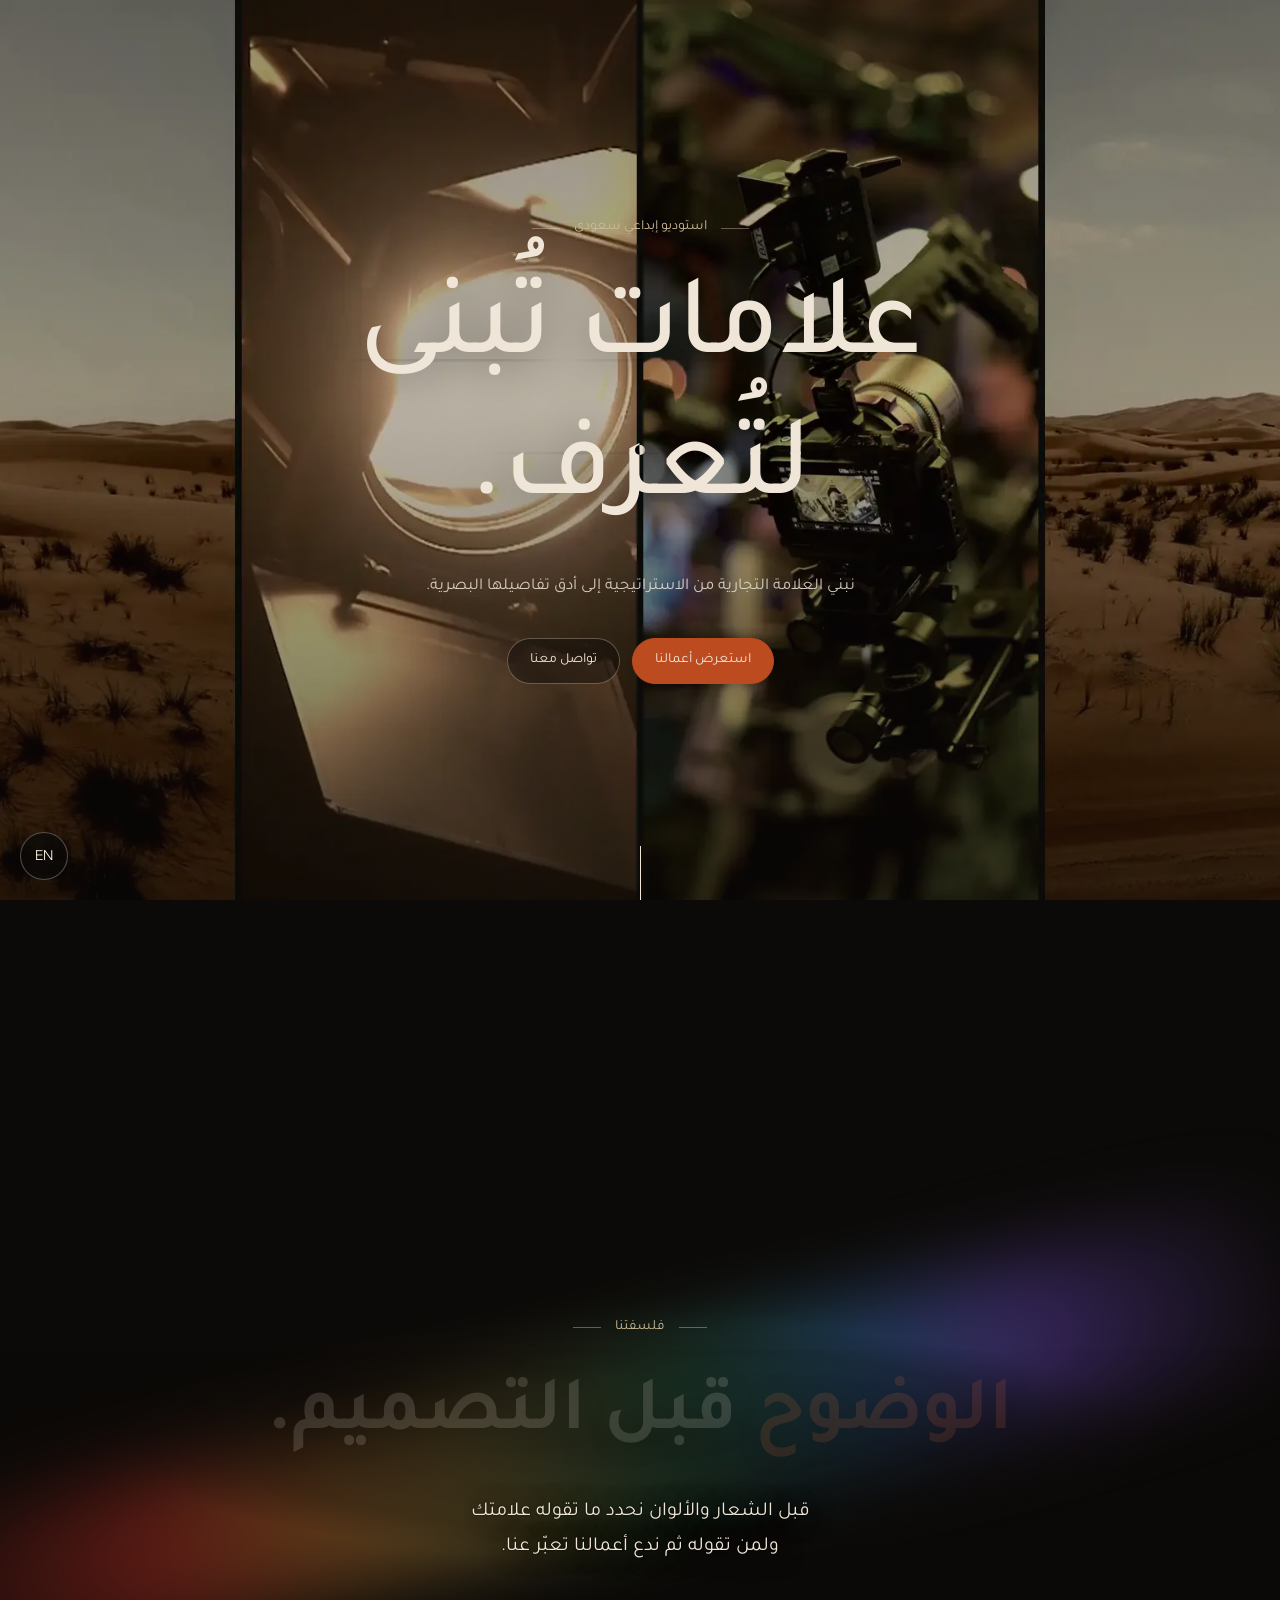
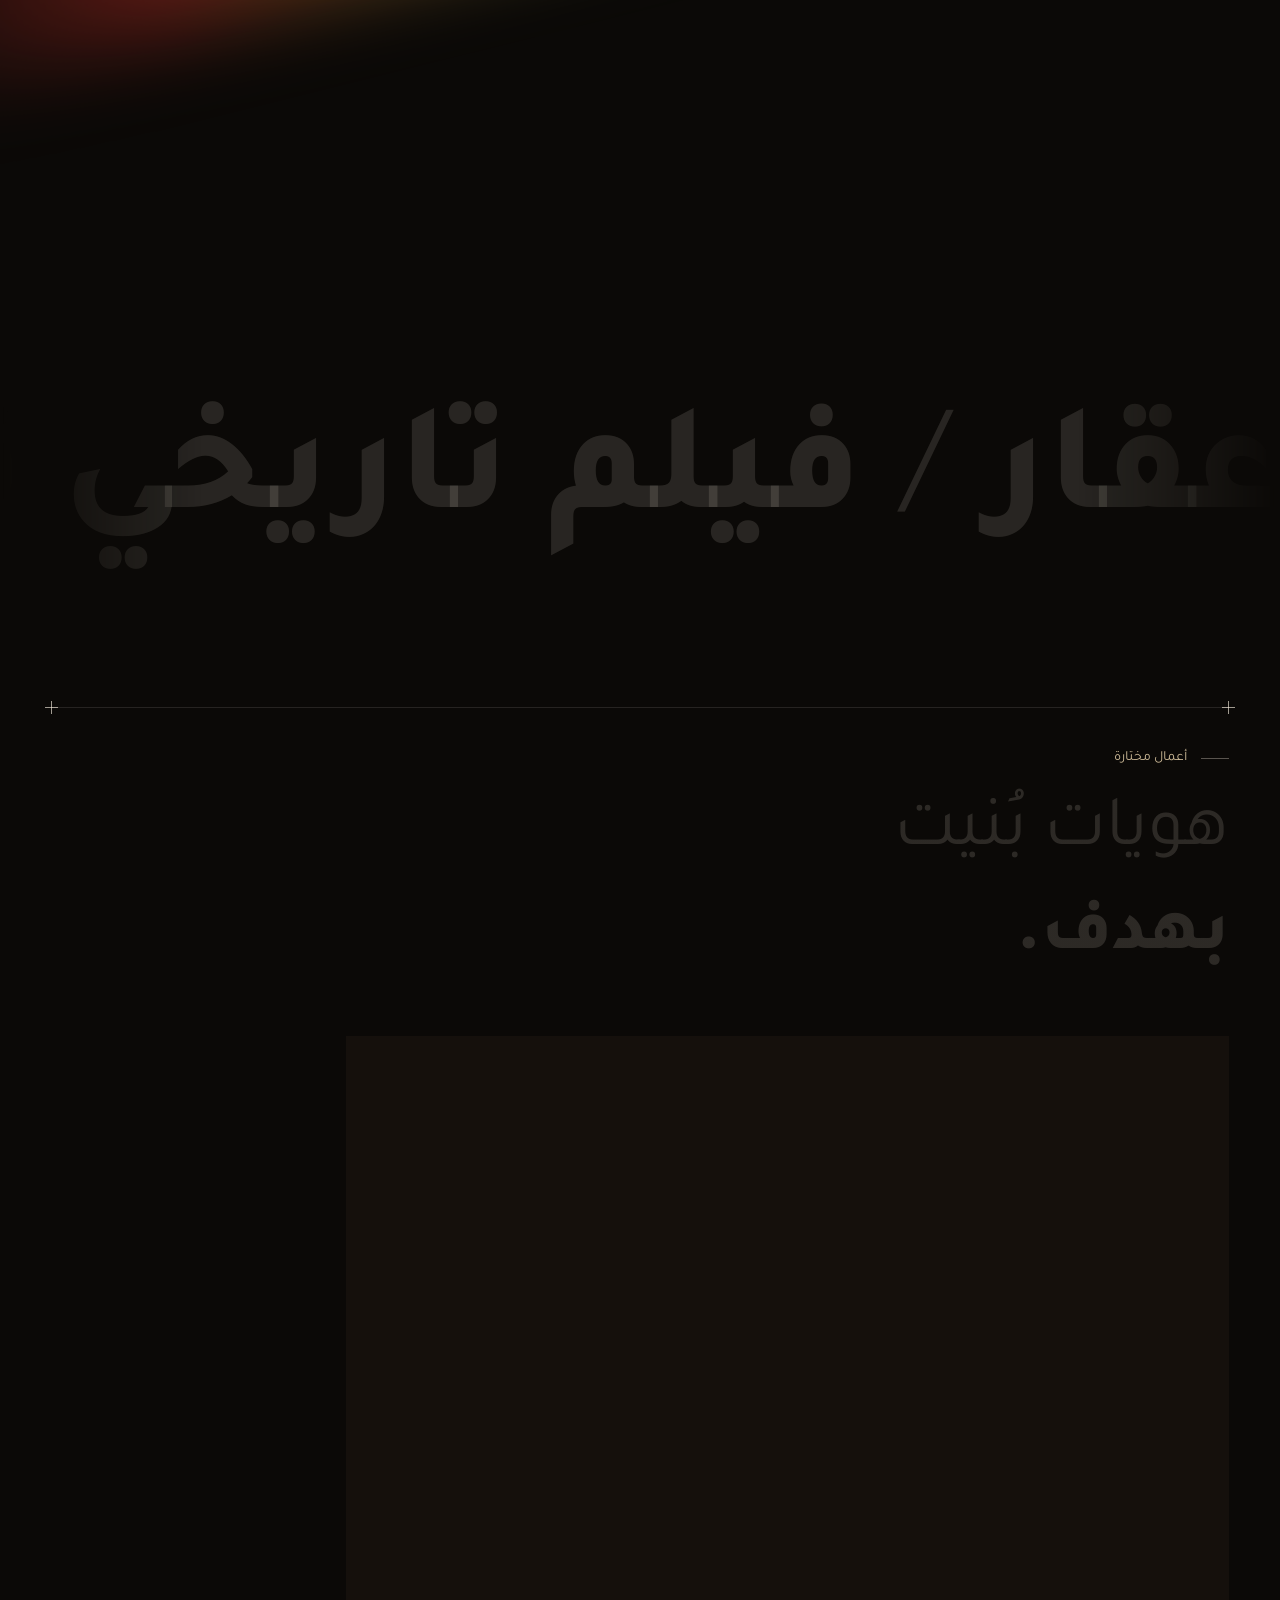
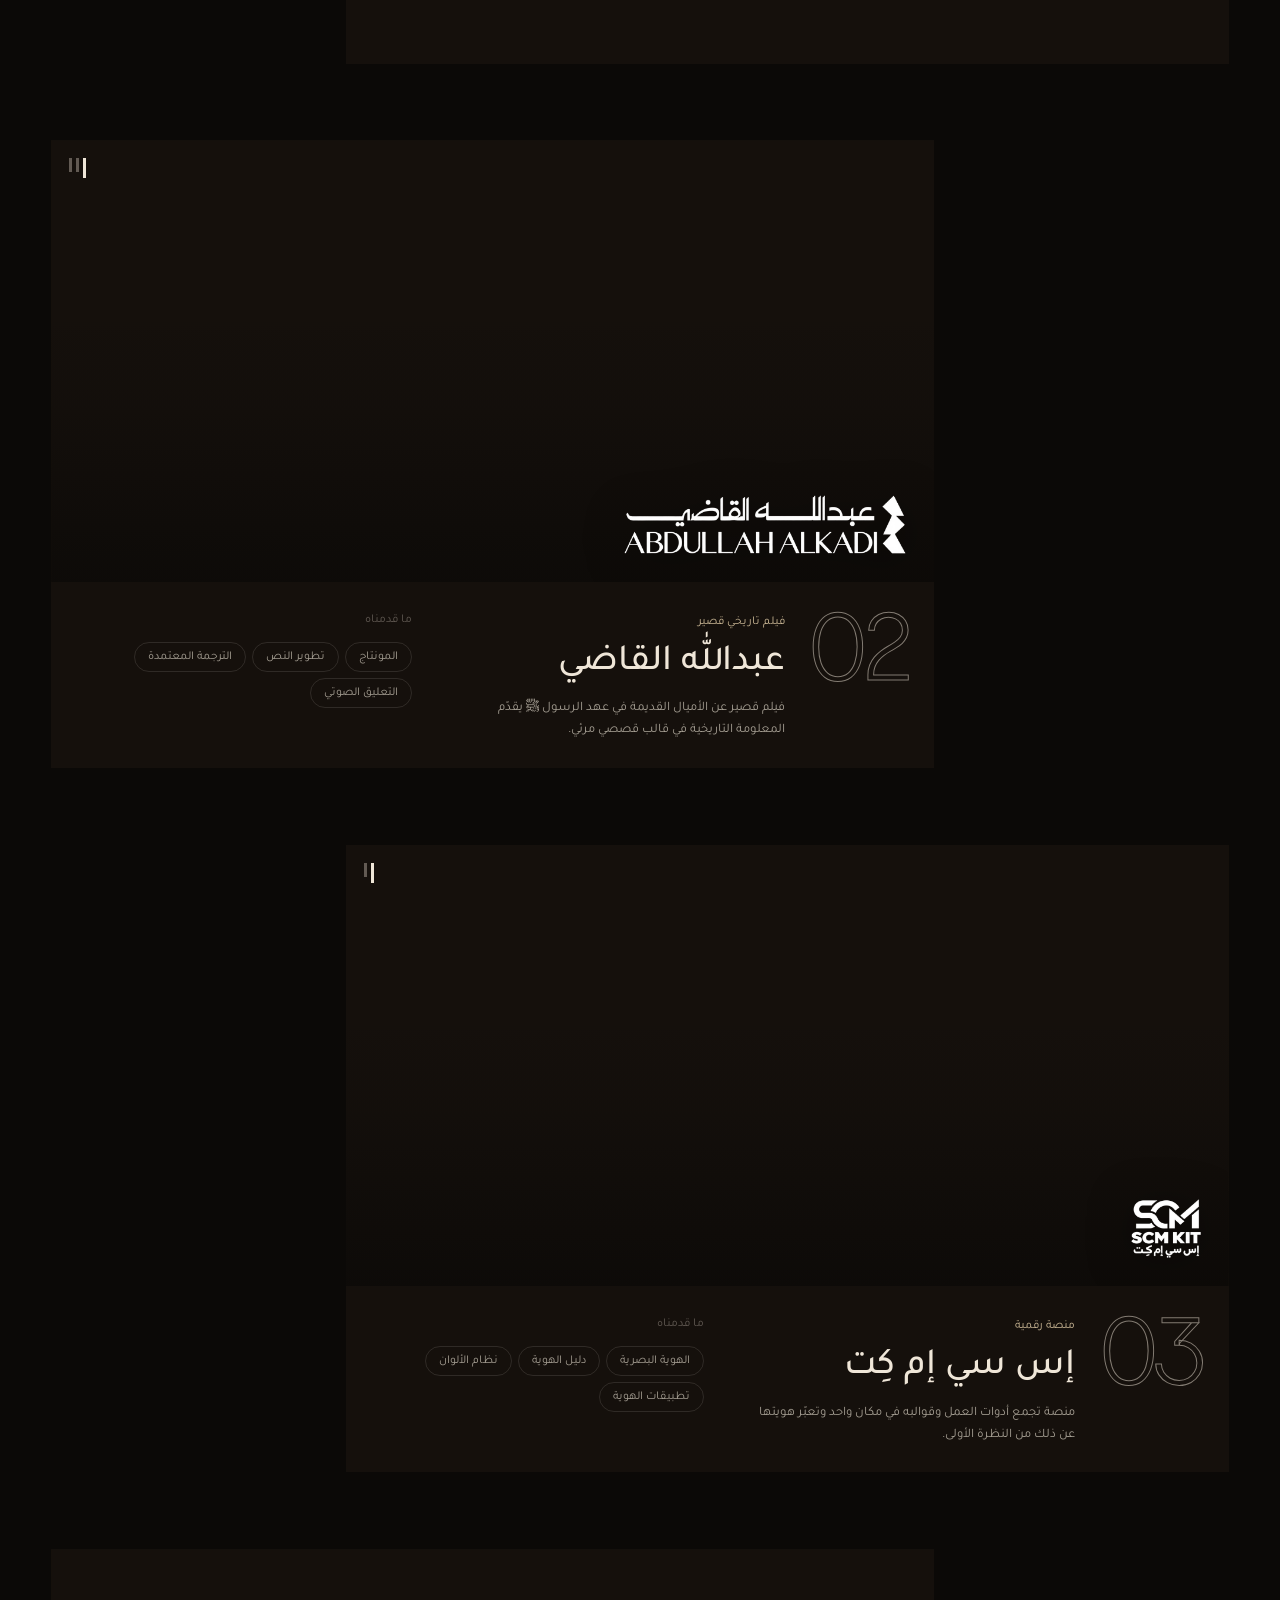
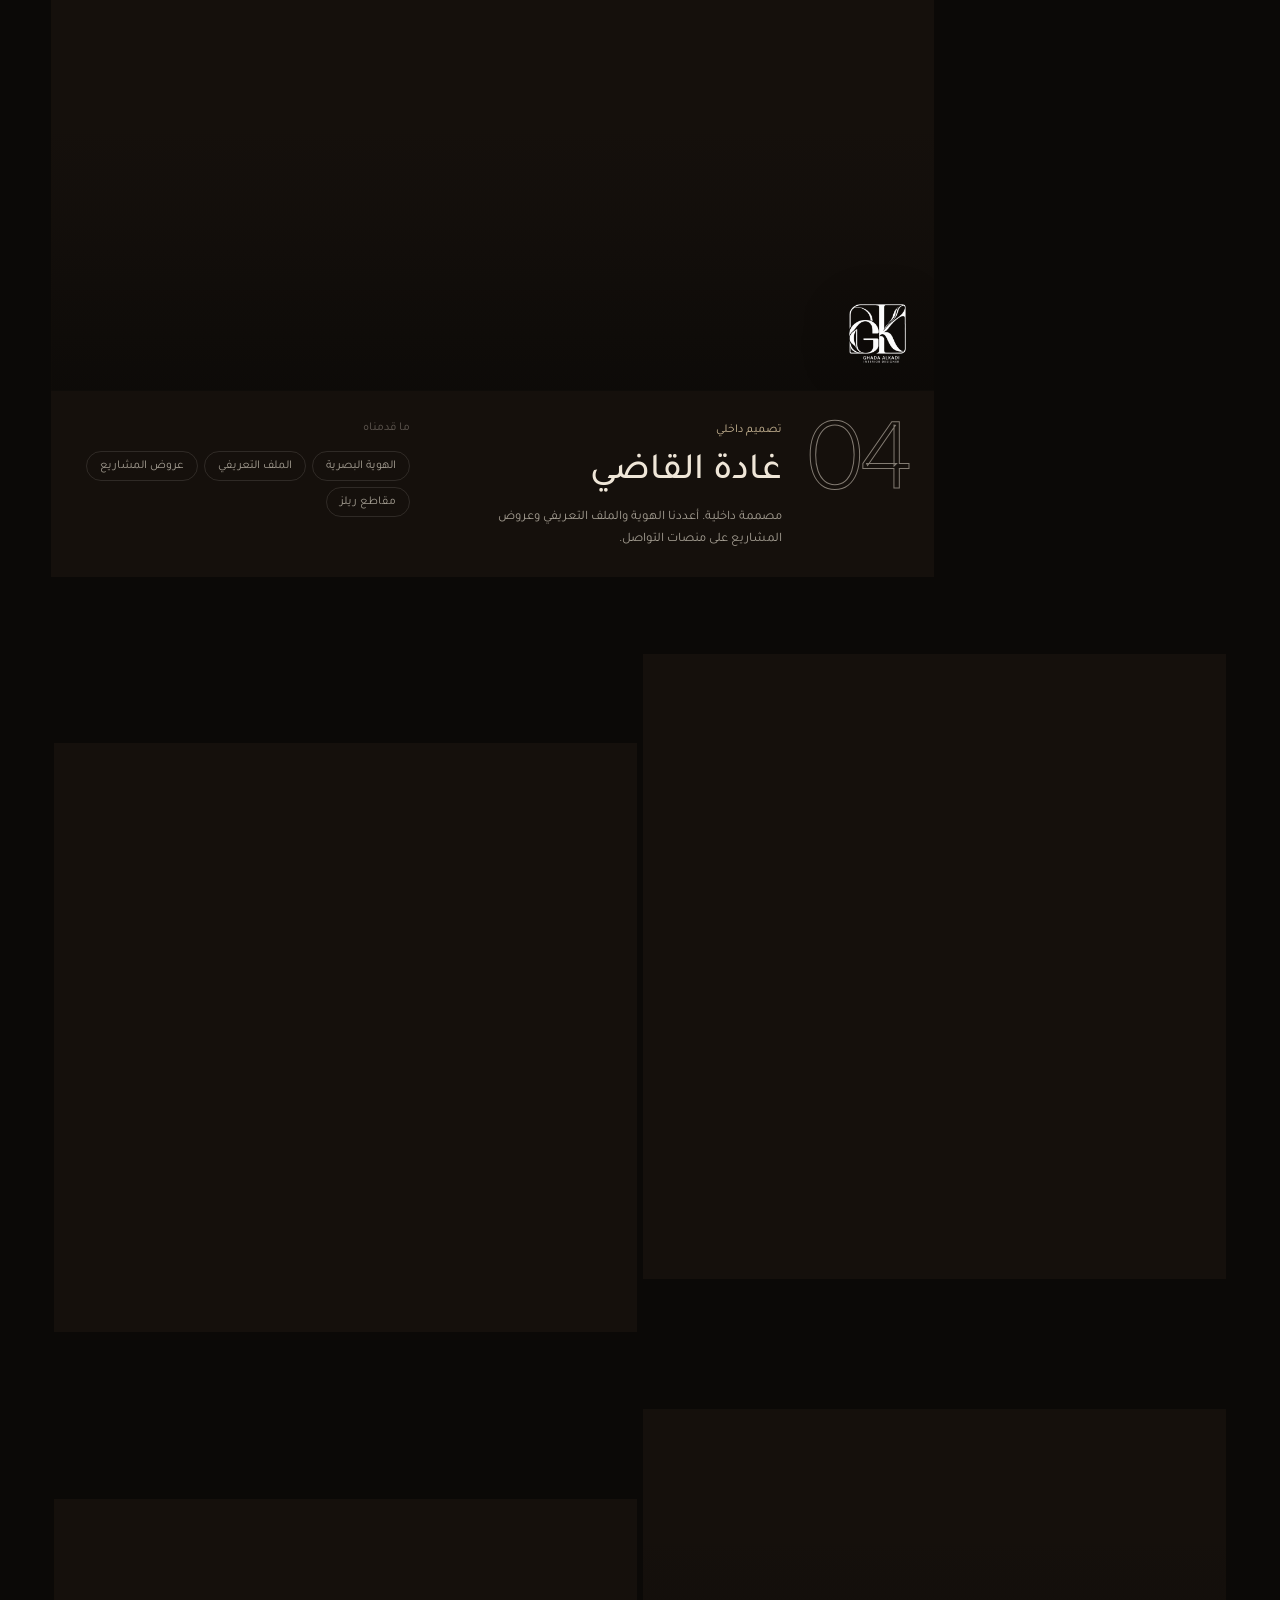
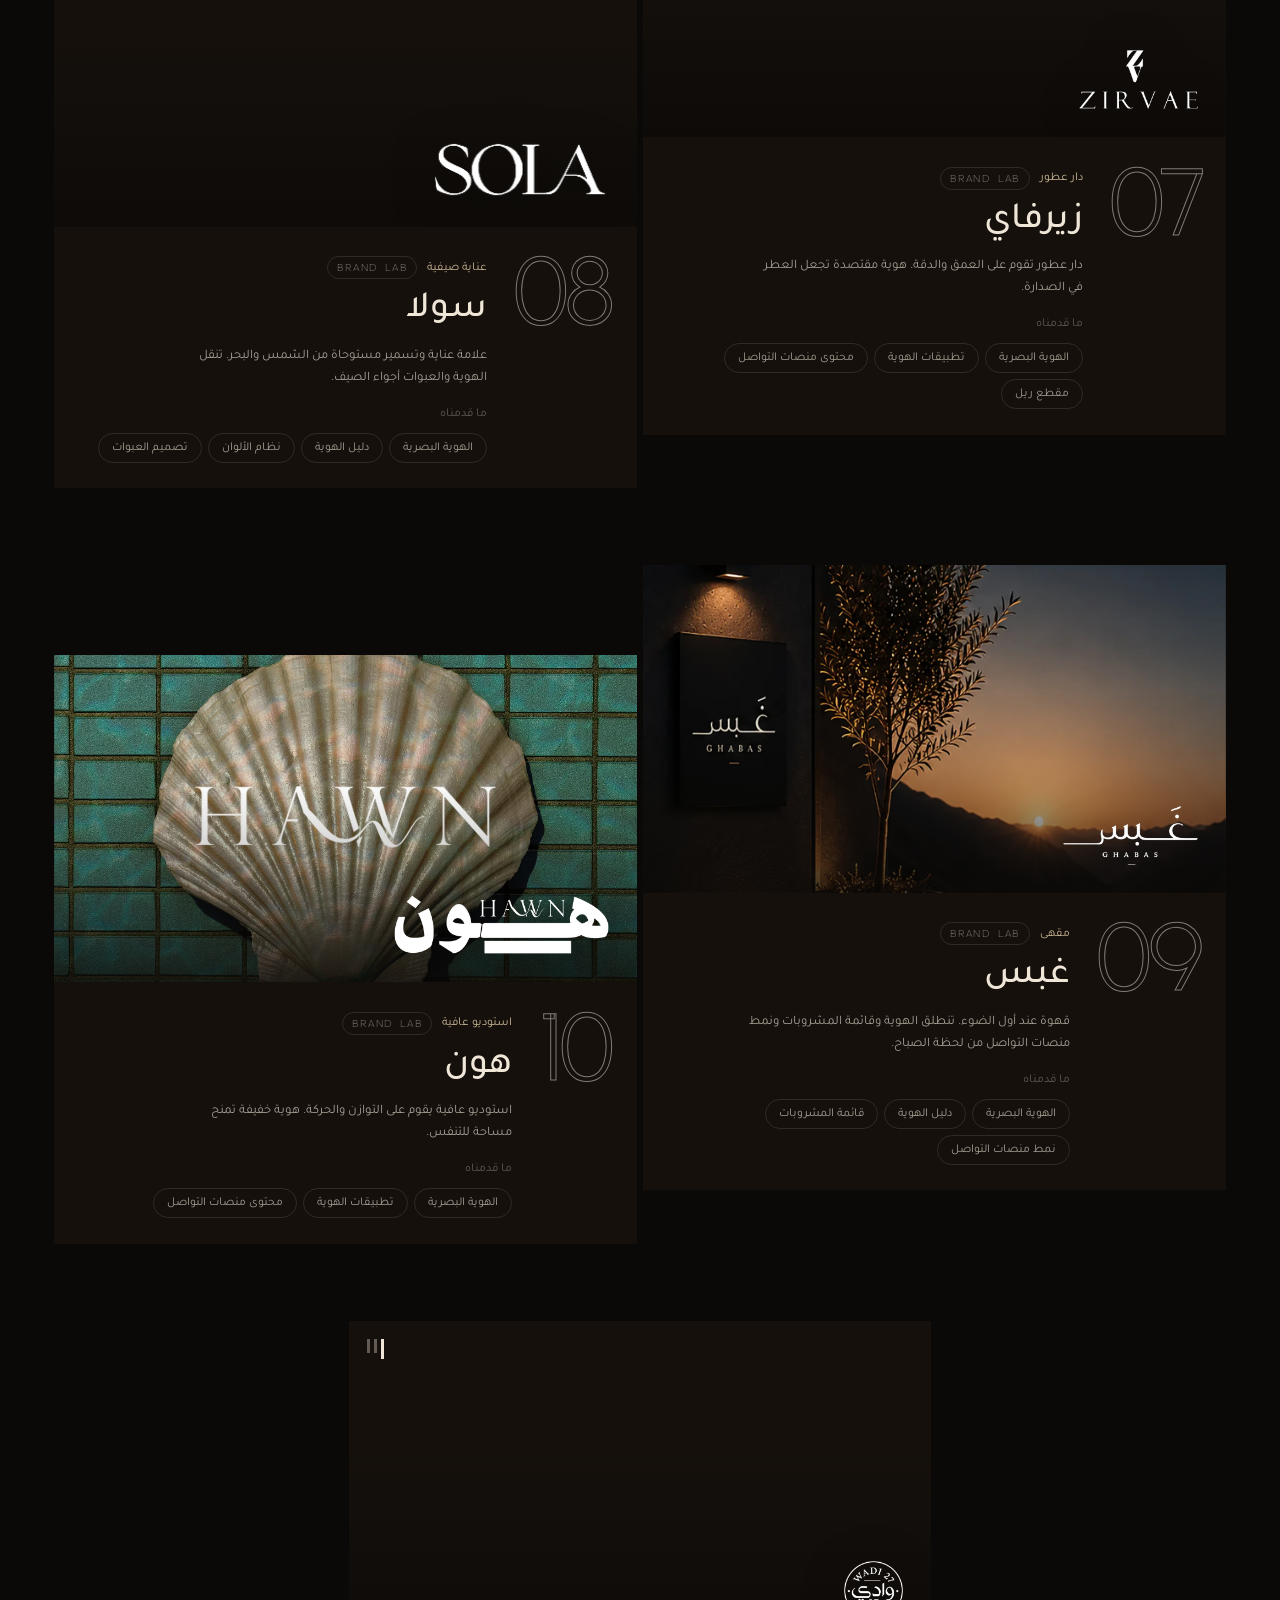
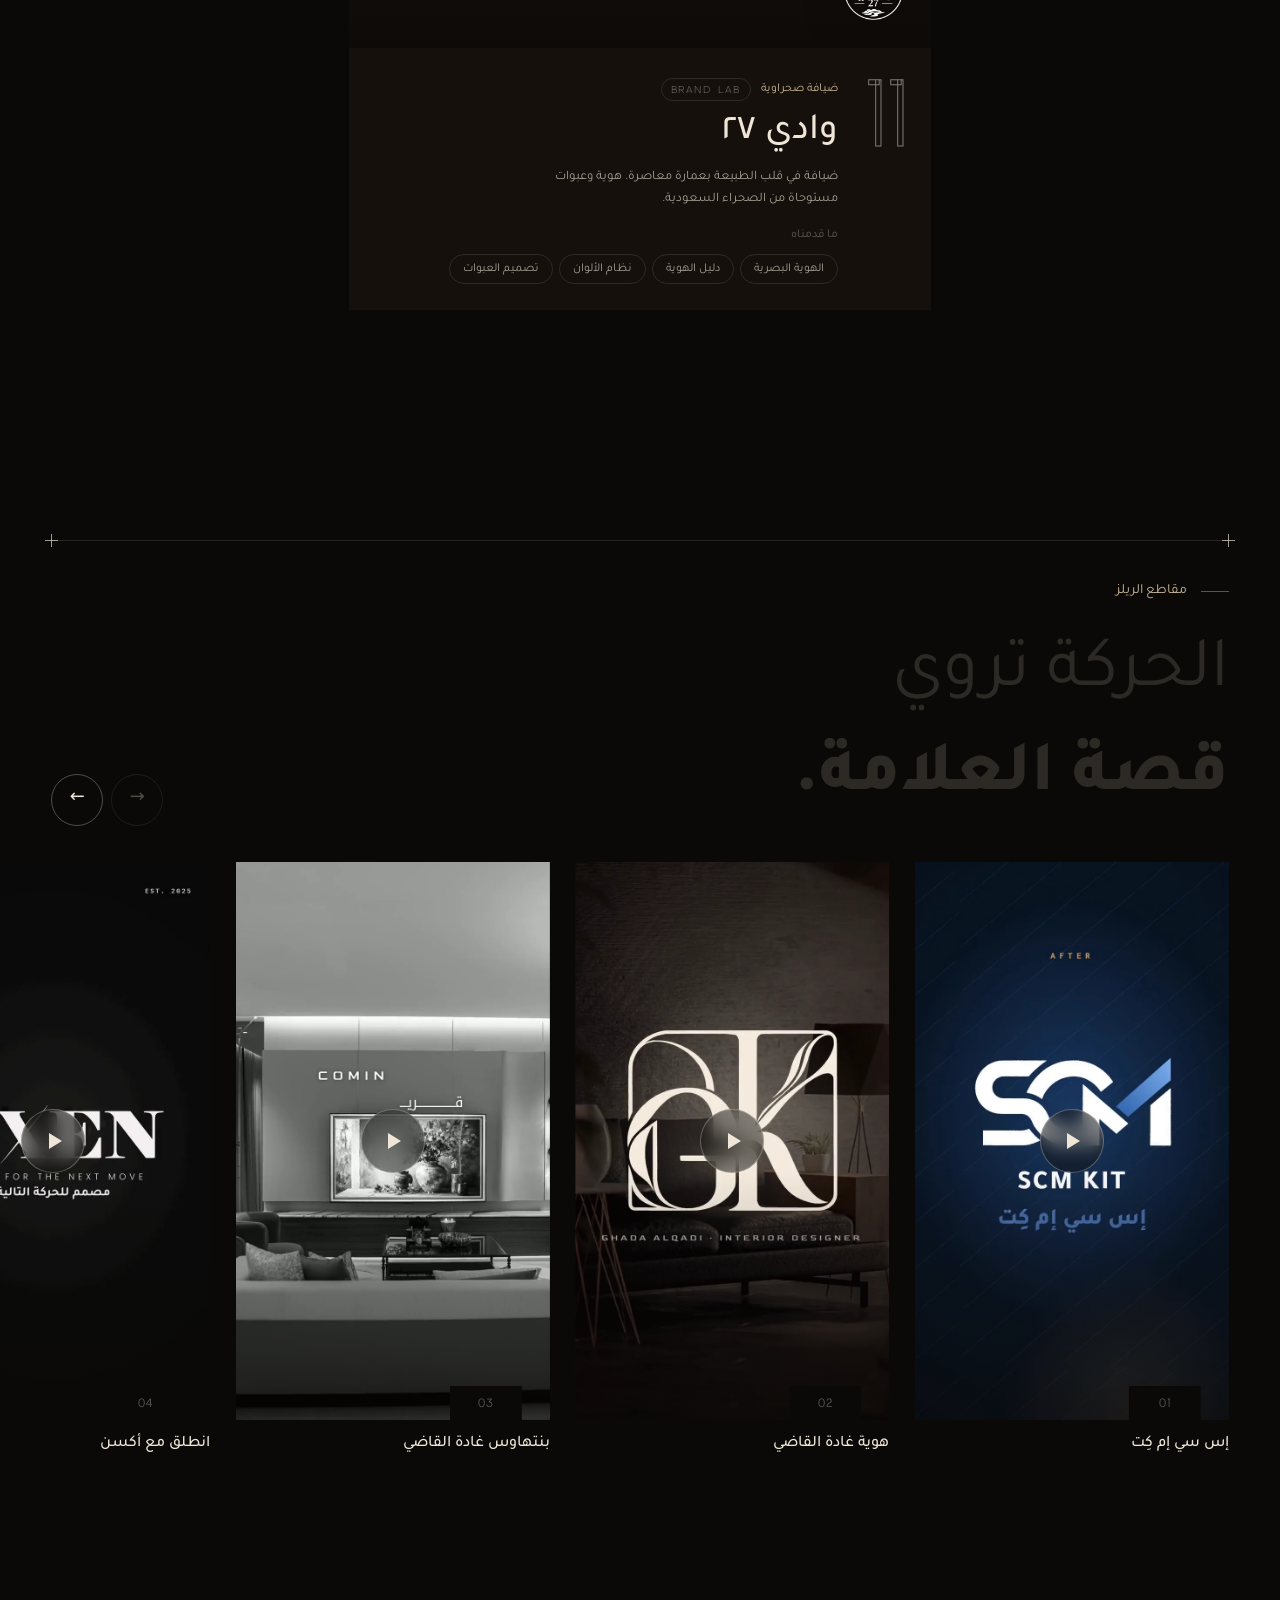
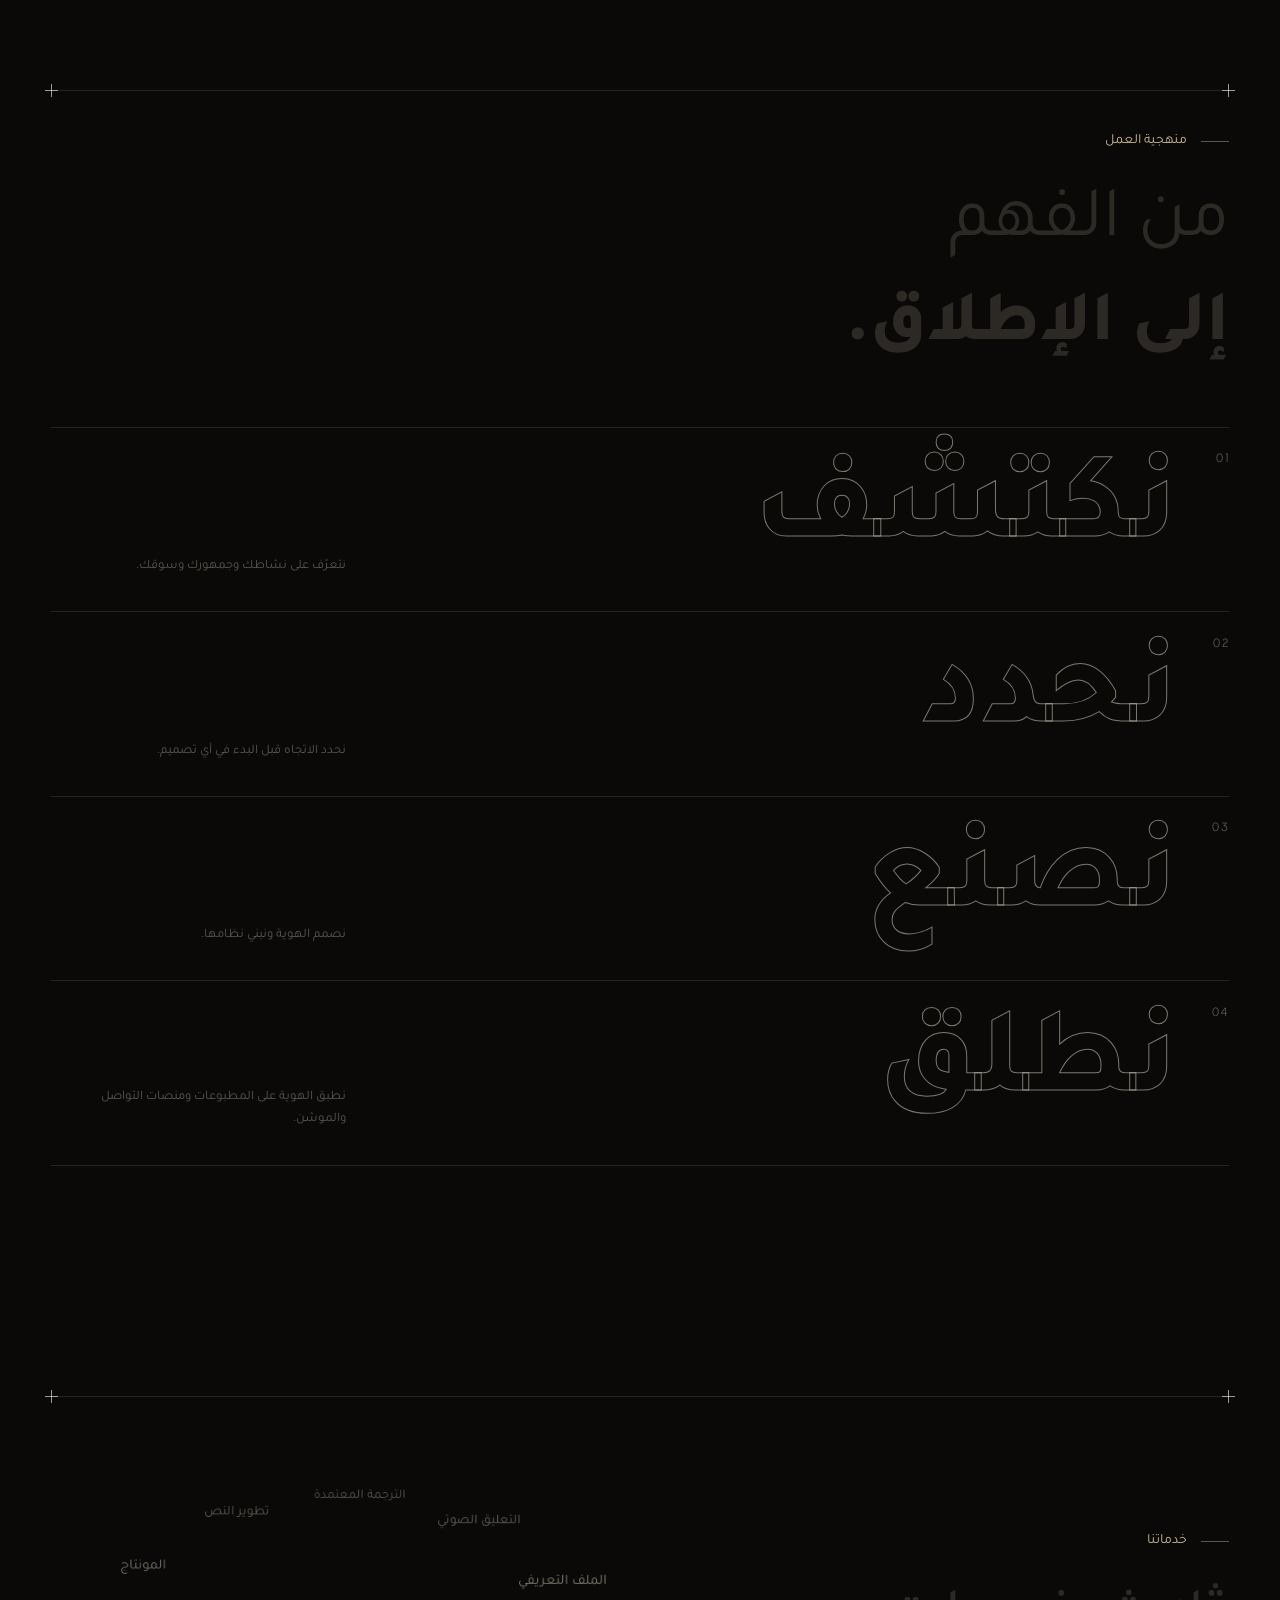
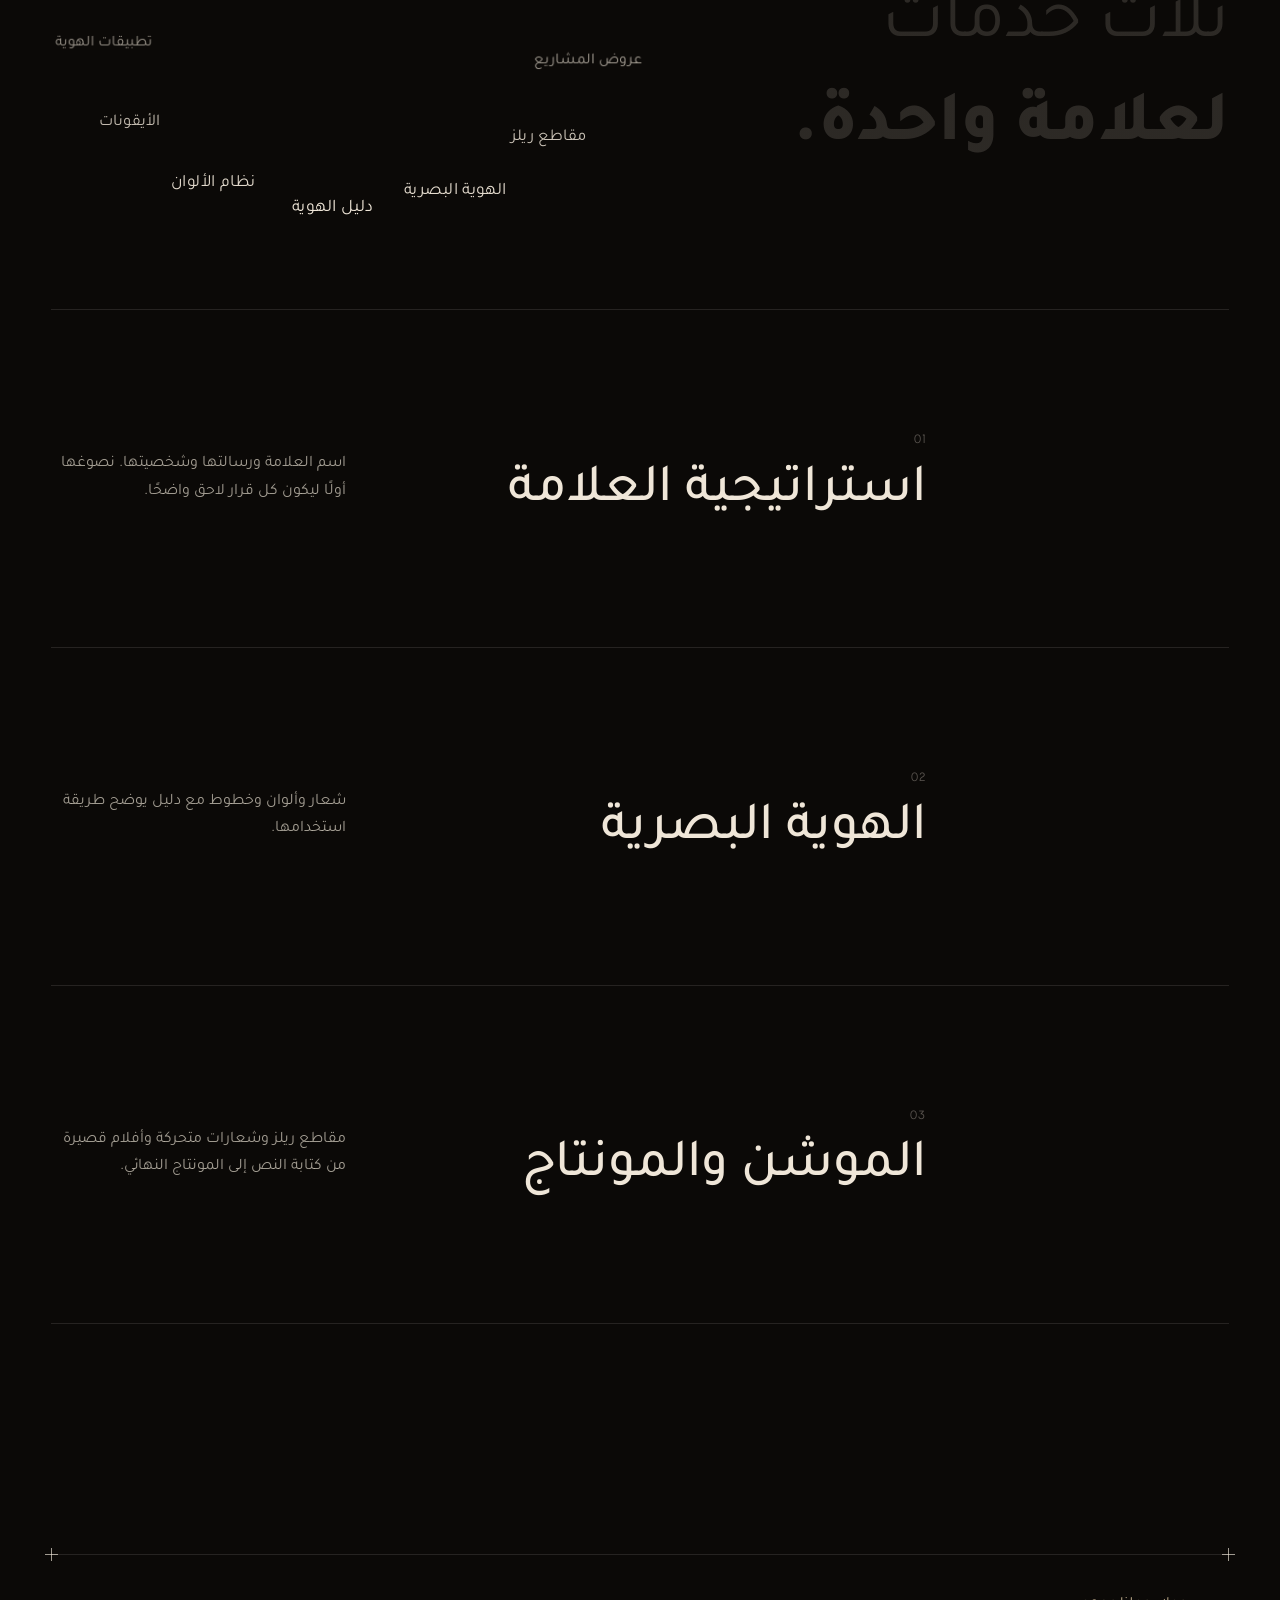
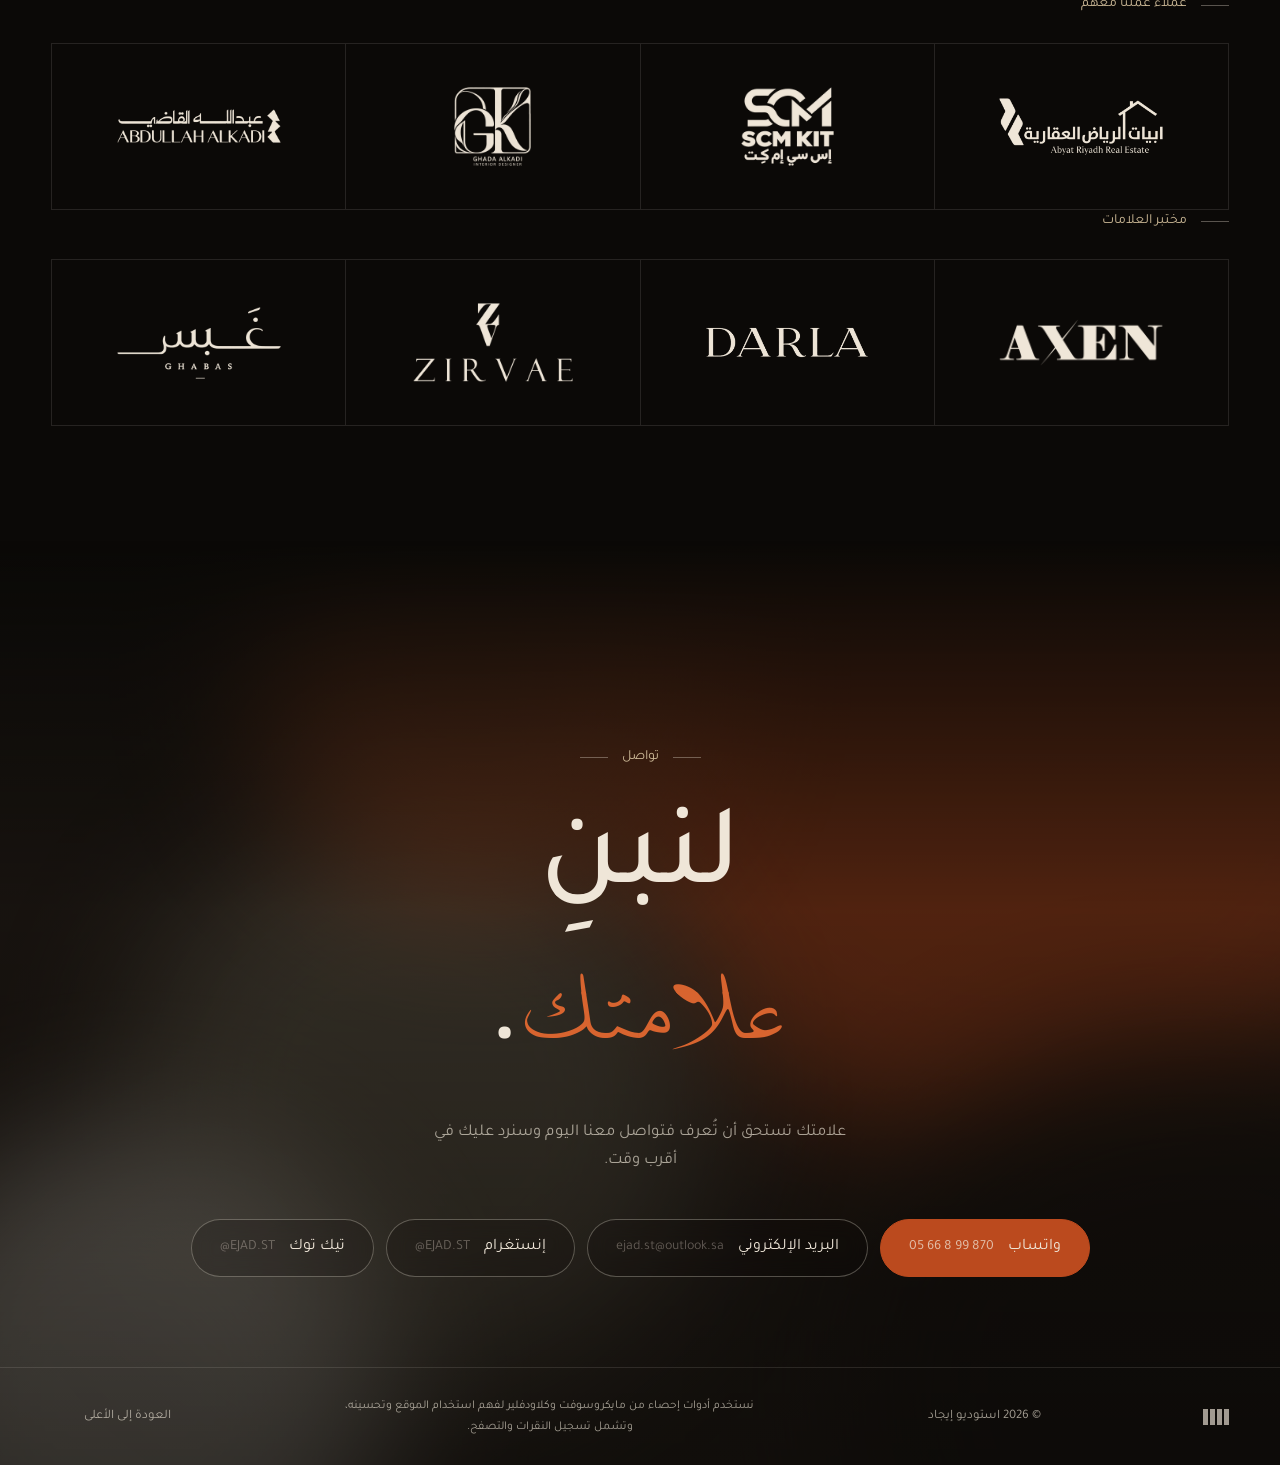
<file: index.html>
<!doctype html>
<html lang="ar" dir="rtl">
<head>
<meta charset="utf-8">
<meta name="viewport" content="width=device-width, initial-scale=1">
<title>إيجاد | استوديو إبداعي سعودي</title>
<meta name="description" content="إيجاد استوديو إبداعي سعودي متخصص في الهوية البصرية واستراتيجية العلامات والموشن. EJAD is a Saudi creative studio specialising in visual identity, brand strategy and motion.">
<meta name="theme-color" content="#0b0907">
<meta property="og:type" content="website">
<meta property="og:title" content="EJAD Studio — إيجاد">
<meta property="og:description" content="Brands built to be recognised. علامات تُبنى لتُعرف.">
<meta property="og:image" content="https://ejad.pages.dev/assets/hero-poster.webp">
<link rel="icon" href="assets/favicon.svg" type="image/svg+xml">
<link rel="icon" href="assets/favicon.png" type="image/png" sizes="64x64">
<link rel="apple-touch-icon" href="assets/apple-touch-icon.png">
<link rel="preload" href="assets/fonts/Tajawal-Medium.ttf" as="font" type="font/ttf" crossorigin>
<link rel="stylesheet" href="css/style.css">
<script>
  // touch screens: the hero video scrolls with the page instead of being resized while fixed (iOS Safari paints that wrongly)
  if (matchMedia("(hover: none) and (pointer: coarse)").matches) document.documentElement.classList.add("th");
  // decide before first paint: skip the intro on repeat visits (no flash of the intro then a jump)
  try { if (sessionStorage.getItem("ejad-intro") === "1" || matchMedia("(prefers-reduced-motion: reduce)").matches) document.documentElement.classList.add("no-intro"); } catch (e) {}
</script>
<script type="importmap">{ "imports": { "three": "./assets/vendor/three.module.min.js" } }</script>
<!-- Microsoft Clarity: clicks, heatmaps, session recordings -->
<script type="text/javascript">
  (function(c,l,a,r,i,t,y){
    c[a]=c[a]||function(){(c[a].q=c[a].q||[]).push(arguments)};
    t=l.createElement(r);t.async=1;t.src="https://www.clarity.ms/tag/"+i;
    y=l.getElementsByTagName(r)[0];y.parentNode.insertBefore(t,y);
  })(window, document, "clarity", "script", "z9fcjf1x7s");
</script>
</head>
<body class="is-loading">

<!-- طبقة الحبيبات والخطوط الأربعة -->
<div class="grain" aria-hidden="true"></div>
<div class="lines" aria-hidden="true"><i></i><i></i><i></i><i></i></div>

<!-- لوحة الـ 3D المشتركة -->
<canvas class="gl" aria-hidden="true"></canvas>

<!-- الافتتاحية (Cenima) -->
<div class="intro" aria-hidden="true">
  <div class="mesh"><b></b><b></b><b></b><b></b><b></b></div>
  <div class="intro__mark"><i></i><i></i><i></i><i></i></div>
  <p class="intro__line" data-intro-line></p>
  <div class="intro__curtain"><i></i><i></i><i></i><i></i></div>
</div>

<span class="scrollcue" aria-hidden="true"><i></i></span>
<div class="fadeb" aria-hidden="true"></div>

<div class="cursor" aria-hidden="true"><span class="cursor__label"></span></div>

<!-- الأعمدة الأربعة: واجهة تتحول إلى القائمة (Swiss + Bou + Loudmob) -->
<header class="stage" data-stage>
  <div class="stage__media" data-hero-media></div>
  <div class="stage__shade"></div>
  <nav class="stage__cols" aria-label="Main">
    <a href="#top" class="col col--home"><span class="col__bars" aria-hidden="true"><i></i><i></i><i></i><i></i></span><span class="col__label" data-i18n="nav.home"></span></a>
    <a href="#work" class="col"><span class="col__label" data-i18n="nav.work"></span></a>
    <a href="#services" class="col"><span class="col__label" data-i18n="nav.services"></span></a>
    <a href="#contact" class="col"><span class="col__label" data-i18n="nav.contact"></span></a>
  </nav>
  <button class="lang" type="button" data-i18n="lang.switch" data-i18n-aria="lang.label"></button>
</header>

<main id="top">

  <!-- الواجهة -->
  <section class="hero" data-hero>
    <div class="hero__bg" data-hero-bg aria-hidden="true"></div>
    <div class="hero__content wrap">
      <p class="kicker kicker--center" data-i18n="hero.kicker"></p>
      <h1 class="display slice" data-i18n="hero.title"></h1>
      <p class="lead lead--center" data-i18n="hero.sub"></p>
      <div class="hero__ctas">
        <a href="#work" class="pill pill--main magnetic" data-i18n="hero.cta1"></a>
        <a href="#contact" class="pill magnetic" data-i18n="hero.cta2"></a>
      </div>
    </div>
  </section>

  <!-- الفلسفة (Flatline + Swiss + Bliss/Prismatico) -->
  <section class="about section" id="about">
    <div class="beam" aria-hidden="true"></div>
    <div class="obj obj--about" data-obj="knot" aria-hidden="true"></div>
    <div class="wrap about__inner">
      <p class="kicker kicker--center" data-i18n="about.kicker"></p>
      <h2 class="statement" data-i18n="about.title" data-words></h2>
      <p class="lead lead--center reveal" data-i18n="about.sub"></p>
    </div>
  </section>

  <!-- شريط القطاعات الضخم -->
  <div class="ticker" aria-hidden="true"><div class="ticker__row" data-ticker></div></div>

  <!-- الأعمال: عنوان ثابت والبطاقات تمر فوقه -->
  <section class="work section" id="work">
    <div class="wrap">
      <div class="rule"></div>
      <div class="work__head">
        <p class="kicker" data-i18n="work.kicker"></p>
        <h2 class="title hl" data-i18n="work.title"></h2>
      </div>
      <div class="chapters" data-grid></div>
    </div>
  </section>

  <!-- الريلز: شريط أفقي حر — سحب وأسهم وscroll-snap -->
  <section class="reels section" id="reels">
    <div class="wrap">
      <div class="rule"></div>
      <div class="reels__head">
        <div><p class="kicker" data-i18n="reels.kicker"></p><h2 class="title hl" data-i18n="reels.title"></h2></div>
        <div class="reels__nav">
          <button class="reels__arrow" type="button" data-reel-step="-1" data-i18n-aria="reels.prev"><span aria-hidden="true">→</span></button>
          <button class="reels__arrow" type="button" data-reel-step="1" data-i18n-aria="reels.next"><span aria-hidden="true">←</span></button>
        </div>
      </div>
    </div>
    <div class="reels__track" data-track></div>
  </section>

  <!-- طريقة شغلنا: أربعة أعمدة بتدرج لوني على نفس الشبكة -->
  <section class="process section" id="process" data-process>
    <div class="wrap">
      <div class="rule"></div>
      <div class="process__top">
        <div><p class="kicker" data-i18n="process.kicker"></p><h2 class="title hl" data-i18n="process.title"></h2></div>
        <div class="obj obj--bars" data-obj="bars" aria-hidden="true"></div>
      </div>
      <ol class="process__steps" data-steps></ol>
    </div>
  </section>

  <!-- الخدمات: كلمات تدور حول المجسم + أيقونات 3D -->
  <section class="services section" id="services">
    <div class="wrap">
      <div class="rule"></div>
      <div class="services__head">
        <div><p class="kicker" data-i18n="services.kicker"></p><h2 class="title hl" data-i18n="services.title"></h2></div>
        <div class="orbit" aria-hidden="true">
          <div class="obj orbit__obj" data-obj="blocks"></div>
          <div class="orbit__words" data-orbit></div>
        </div>
      </div>
      <div class="services__list" data-services></div>
    </div>
  </section>

  <!-- العملاء (Tequila) -->
  <section class="clients section">
    <div class="wrap">
      <div class="rule"></div>
      <p class="kicker" data-i18n="clients.kicker"></p>
      <div class="logos" data-partners></div>
      <p class="kicker clients__lab" data-i18n="lab.kicker"></p>
      <div class="logos" data-logos></div>
    </div>
  </section>

  <!-- تواصل: نفس تدرج الافتتاحية -->
  <section class="contact" id="contact">
    <div class="mesh mesh--soft" aria-hidden="true"><b></b><b></b><b></b><b></b><b></b></div>
    <div class="wrap contact__inner">
      <p class="kicker kicker--center" data-i18n="contact.kicker"></p>
      <h2 class="display slice" data-i18n="contact.title"></h2>
      <p class="lead lead--center reveal" data-i18n="contact.sub"></p>
      <div class="contact__links reveal" data-contact></div>
    </div>
    <footer class="footer wrap">
      <span class="col__bars" aria-hidden="true"><i></i><i></i><i></i><i></i></span>
      <p data-i18n="footer.rights"></p>
      <p class="footer__note" data-i18n="footer.privacy"></p>
      <a href="#top" data-i18n="footer.top"></a>
    </footer>
  </section>
</main>

<script src="js/content.js"></script>
<script src="js/main.js"></script>
<script type="module" src="js/three-icons.js"></script>
</body>
</html>
</file>
<file: css/style.css>
/* ================= EJAD Studio v2 =================
   كل قسم مستلهم من مرجع:
   Intro/Contact → Cenima · Stage columns → Swiss + Bou + Loudmob
   About → Flatline + Swiss + Bliss/Prismatico · Work → LiveMe5ive + Storck + Loudmob
   Reels/Process → Nuwebu · Clients → Tequila                                   */

@font-face { font-family: "Tajawal"; src: url(../assets/fonts/Tajawal-Light.ttf) format("truetype"); font-weight: 300; font-display: swap; }
@font-face { font-family: "Tajawal"; src: url(../assets/fonts/Tajawal-Regular.ttf) format("truetype"); font-weight: 400; font-display: swap; }
@font-face { font-family: "Tajawal"; src: url(../assets/fonts/Tajawal-Medium.ttf) format("truetype"); font-weight: 500; font-display: swap; }
@font-face { font-family: "Tajawal"; src: url(../assets/fonts/Tajawal-Bold.ttf) format("truetype"); font-weight: 700; font-display: swap; }
@font-face { font-family: "Tajawal"; src: url(../assets/fonts/Tajawal-ExtraBold.ttf) format("truetype"); font-weight: 800; font-display: swap; }
@font-face { font-family: "Elms Sans"; src: url(../assets/fonts/ElmsSans-VariableFont_wght.ttf) format("truetype"); font-weight: 100 900; font-display: swap; }
@font-face { font-family: "KA Hand"; src: url(../assets/fonts/ka-hand-naskh-v2.ttf) format("truetype"); font-display: swap; }

@property --nw { syntax: "<length>"; inherits: true; initial-value: 72px; }

:root {
  --bg: #0b0907;
  --bg-2: #15100c;
  --ink: #efe6d8;
  --ink-2: rgba(239, 230, 216, .66);
  --ink-3: rgba(239, 230, 216, .34);
  --line: rgba(239, 230, 216, .12);
  --accent: #bb4a1e;
  --accent-2: #d8642f;
  --sand: #cbb896;
  --brown: #2b211b;
  --olive: #6d6352;
  --ease: cubic-bezier(.22, 1, .36, 1);
  --gutter: clamp(16px, 4vw, 56px);
  --gut: max(var(--gutter), calc((100vw - 1440px) / 2 + var(--gutter)));
  --bar: 64px;            /* ارتفاع القائمة بعد ما تنطوي الأعمدة */
  --font: "Tajawal", system-ui, sans-serif;
  color-scheme: dark;
}
html[lang="en"] { --font: "Elms Sans", system-ui, sans-serif; }

*, *::before, *::after { box-sizing: border-box; }
html { -webkit-text-size-adjust: 100%; scroll-behavior: smooth; }
@media (prefers-reduced-motion: reduce) { html { scroll-behavior: auto; } }
body { margin: 0; background: var(--bg); color: var(--ink); font-family: var(--font); font-size: 16px; line-height: 1.7; -webkit-font-smoothing: antialiased; overflow-x: clip; }
body.is-loading, body.is-locked { overflow: hidden; }
img, video, canvas { display: block; max-width: 100%; }
a { color: inherit; text-decoration: none; }
button { font: inherit; color: inherit; background: none; border: 0; cursor: pointer; padding: 0; }
:focus-visible { outline: 1px solid var(--accent-2); outline-offset: 4px; }
::selection { background: var(--accent); color: var(--ink); }
main { position: relative; }
main > section { position: relative; z-index: 2; }

.wrap { width: 100%; max-width: 1440px; margin-inline: auto; padding-inline: var(--gutter); position: relative; }
.section { position: relative; padding-block: clamp(84px, 9vw, 140px); }

/* ---------- global layers ---------- */
.grain { position: fixed; inset: -50%; z-index: 120; pointer-events: none; opacity: .07; mix-blend-mode: overlay;
  background-image: url("data:image/svg+xml,%3Csvg xmlns='http://www.w3.org/2000/svg' width='160' height='160'%3E%3Cfilter id='n'%3E%3CfeTurbulence type='fractalNoise' baseFrequency='.85' numOctaves='3' stitchTiles='stitch'/%3E%3C/filter%3E%3Crect width='100%25' height='100%25' filter='url(%23n)'/%3E%3C/svg%3E");
  animation: grain 1.2s steps(6) infinite; }
@keyframes grain { 0%{transform:translate(0,0)} 20%{transform:translate(-4%,3%)} 40%{transform:translate(3%,-2%)} 60%{transform:translate(-2%,-4%)} 80%{transform:translate(4%,2%)} 100%{transform:translate(0,0)} }
.lines { position: fixed; inset: 0; z-index: 1; pointer-events: none; display: grid; grid-template-columns: repeat(4, 1fr);
  width: 100%; max-width: 1440px; margin-inline: auto; padding-inline: var(--gutter); }
.lines i { border-inline-start: 1px solid rgba(239, 230, 216, .085); }
.lines i:last-child { border-inline-end: 1px solid rgba(239, 230, 216, .085); }
.rule { position: relative; height: 1px; background: var(--line); margin-bottom: clamp(28px, 3vw, 44px); }
.rule::before, .rule::after { content: ""; position: absolute; top: -6px; width: 13px; height: 13px;
  background: linear-gradient(var(--ink-2), var(--ink-2)) center / 100% 1px no-repeat, linear-gradient(var(--ink-2), var(--ink-2)) center / 1px 100% no-repeat; }
.rule::before { inset-inline-start: -6px; }
.rule::after { inset-inline-end: -6px; }
/* scroll cue + soft bottom edge */
.scrollcue { position: fixed; z-index: 56; bottom: 0; left: 50%; width: 1px; height: 54px; background: rgba(239, 230, 216, .22); overflow: hidden; pointer-events: none; transition: opacity .4s; }
.scrollcue i { position: absolute; inset: 0; background: var(--ink); animation: drip 2s var(--ease) infinite; }
.scrollcue.is-end { opacity: 0; }
.fadeb { position: fixed; z-index: 45; inset: auto 0 0; height: 72px; pointer-events: none; background: linear-gradient(transparent, rgba(11, 9, 7, .72)); }
.gl { position: fixed; inset: 0; width: 100vw; height: 100vh; z-index: 1; pointer-events: none; }

/* ---------- type ---------- */
.kicker { font-family: "Elms Sans", var(--font); font-size: 12px; letter-spacing: .22em; text-transform: uppercase; color: var(--sand);
  margin: 0 0 26px; display: flex; align-items: center; gap: 14px; }
html[lang="ar"] .kicker { font-family: var(--font); letter-spacing: 0; font-size: 14px; }
.kicker::before { content: ""; width: 28px; height: 1px; background: var(--ink-3); }
.kicker--center { justify-content: center; }
.kicker--center::after { content: ""; width: 28px; height: 1px; background: var(--ink-3); }
.display { font-weight: 300; margin: 0; font-size: clamp(50px, 9vw, 150px); line-height: 1.02; letter-spacing: -.03em; }
html[lang="ar"] .display { font-weight: 500; line-height: 1.22; letter-spacing: 0; }
.title { font-weight: 300; margin: 0; font-size: clamp(34px, 4.8vw, 72px); line-height: 1.08; letter-spacing: -.02em; }
html[lang="ar"] .title { font-weight: 500; line-height: 1.32; letter-spacing: 0; }
.lead { color: var(--ink-2); font-size: clamp(16px, 1.3vw, 19px); max-width: 48ch; margin: 26px 0 0; font-weight: 300; }
html[lang="ar"] .lead { font-weight: 400; }
.lead--center { margin-inline: auto; text-align: center; }
.hand { font-family: "KA Hand", var(--font); font-weight: 400; color: var(--accent-2); }
html[lang="en"] .hand { font-family: "Elms Sans"; font-style: italic; font-weight: 200; }
em { font-style: normal; color: var(--accent-2); }
html[lang="en"] em { font-style: italic; }

/* two-line heading: light line + bold line, filled by the scroll */
.title.hl { font-size: clamp(38px, 5.6vw, 84px); line-height: 1.04; letter-spacing: -.025em; }
html[lang="ar"] .title.hl { line-height: 1.3; letter-spacing: 0; }
html[lang="en"] .title.hl { text-transform: uppercase; }
.hl__a, .hl__b { display: block; width: fit-content; max-width: 100%; padding-block: .14em; margin-block: -.14em; color: transparent; -webkit-text-fill-color: transparent;
  background: linear-gradient(var(--fill-to, to right), var(--ink) var(--f, 0%), rgba(239, 230, 216, .15) var(--f, 0%));
  -webkit-background-clip: text; background-clip: text; }
html[dir="rtl"] .hl__a, html[dir="rtl"] .hl__b { --fill-to: to left; }
.hl__a { font-weight: 300; }
.hl__b { font-weight: 700; }
html[lang="ar"] .hl__a { font-weight: 400; }
html[lang="ar"] .hl__b { font-weight: 800; }

/* slice reveal (Loudmob): 3 horizontal bands slide into one line */
.slice { display: grid; overflow-x: clip; }
.slice > .sl { grid-area: 1 / 1; transition: transform 1.1s var(--ease), opacity .8s var(--ease); }
.slice > .sl--1 { clip-path: inset(-30% 0 66% 0); transform: translateX(8%); opacity: 0; }
.slice > .sl--2 { clip-path: inset(33% 0 33% 0); transform: translateX(-12%); opacity: 0; transition-delay: .06s; }
.slice > .sl--3 { clip-path: inset(66% 0 -30% 0); transform: translateX(5%); opacity: 0; transition-delay: .12s; }
.slice.in > .sl { transform: none; opacity: 1; }

.reveal { opacity: 0; transform: translateY(24px); filter: blur(6px); transition: opacity 1s var(--ease), transform 1s var(--ease), filter 1s var(--ease); transition-delay: var(--d, 0s); }
.reveal.in { opacity: 1; transform: none; filter: none; }

/* ---------- pills / magnetic ---------- */
.pill { display: inline-flex; align-items: center; justify-content: center; gap: 14px; height: 58px; padding-inline: 28px; border-radius: 60px;
  border: 1px solid rgba(239, 230, 216, .3); font-size: 16px; backdrop-filter: blur(10px); background: rgba(11, 9, 7, .2);
  transition: background .4s var(--ease), color .4s, border-color .4s; will-change: transform; }
.pill small { color: var(--ink-3); font-size: 14px; direction: ltr; transition: color .4s; }
.pill:hover { background: var(--ink); color: var(--bg); border-color: var(--ink); }
.pill:hover small { color: rgba(11, 9, 7, .6); }
.pill--main { background: var(--accent); border-color: var(--accent); }
.pill--main small { color: rgba(239, 230, 216, .75); }

/* ---------- mesh gradient (Cenima) ---------- */
.mesh { position: absolute; inset: 0; overflow: hidden; background: var(--brown); }
.mesh b { position: absolute; border-radius: 50%; filter: blur(70px); opacity: .9; animation: drift 14s ease-in-out infinite alternate; }
.mesh b:nth-child(1) { width: 70vmax; height: 70vmax; background: #bb4a1e; top: -30%; inset-inline-start: -15%; }
.mesh b:nth-child(2) { width: 55vmax; height: 55vmax; background: #1a1410; bottom: -30%; inset-inline-start: -20%; animation-duration: 18s; }
.mesh b:nth-child(3) { width: 45vmax; height: 45vmax; background: #6d6352; top: 30%; inset-inline-end: 10%; animation-duration: 16s; animation-delay: -4s; }
.mesh b:nth-child(4) { width: 40vmax; height: 40vmax; background: #efe6d8; bottom: -20%; inset-inline-end: -10%; opacity: .7; animation-duration: 20s; }
.mesh b:nth-child(5) { width: 35vmax; height: 35vmax; background: #d8642f; top: -10%; inset-inline-end: 20%; opacity: .75; animation-duration: 12s; animation-delay: -6s; }
@keyframes drift { 0% { transform: translate(0, 0) scale(1); } 50% { transform: translate(8vw, 6vh) scale(1.12); } 100% { transform: translate(-6vw, -4vh) scale(.95); } }
.mesh--soft { opacity: .55; }
.mesh--soft::after { content: ""; position: absolute; inset: 0; background: linear-gradient(var(--bg), rgba(11, 9, 7, .2) 40%, rgba(11, 9, 7, .55)); }

/* ---------- intro ---------- */
.intro { position: fixed; inset: 0; z-index: 100; display: grid; place-items: center; background: var(--brown); }
.no-intro .intro { display: none; }
.intro.is-open { pointer-events: none; }
.mesh b { will-change: transform; }
.intro.is-open .mesh, .intro.is-open .intro__mark, .intro.is-open .intro__line { transition: opacity .35s ease; }
.intro__mark { position: relative; display: flex; gap: 8px; height: 64px; z-index: 1; }
.intro__mark i { width: 26px; background: var(--ink); border-radius: 50%; transform: translate(var(--x), var(--y)) scale(.35); opacity: 0;
  animation: morph 1.3s var(--ease) forwards; animation-delay: var(--dl); }
.intro__mark i:nth-child(1) { --x: -60px; --y: -40px; --dl: .15s; }
.intro__mark i:nth-child(2) { --x: -20px; --y: 50px; --dl: .25s; }
.intro__mark i:nth-child(3) { --x: 30px; --y: -55px; --dl: .35s; }
.intro__mark i:nth-child(4) { --x: 70px; --y: 30px; --dl: .45s; }
@keyframes morph { 40% { opacity: 1; border-radius: 40%; } 100% { transform: none; opacity: 1; border-radius: 2px; } }
.intro__line { position: absolute; top: calc(50% + 58px); inset-inline: 16px; z-index: 1; margin: 0; display: grid; gap: 8px; text-align: center; color: var(--ink); opacity: 0; filter: blur(8px);
  animation: blurIn .9s var(--ease) 1s forwards; }
.intro__line span:first-child { font-size: 17px; font-weight: 500; }
.intro__line span:last-child { direction: ltr; font-family: "Elms Sans"; font-size: 11px; letter-spacing: .26em; text-transform: uppercase; color: var(--ink-2); }
@keyframes blurIn { to { opacity: 1; filter: none; } }
.intro__curtain { position: absolute; inset: 0; z-index: 2; display: grid; grid-template-columns: repeat(4, 1fr); gap: 6px; pointer-events: none; }
.intro__curtain i { background: var(--bg); transform: scaleY(0); transform-origin: bottom; transition: transform .6s var(--ease); }
.intro__curtain i:nth-child(2) { transition-delay: .07s; } .intro__curtain i:nth-child(3) { transition-delay: .14s; } .intro__curtain i:nth-child(4) { transition-delay: .21s; }
.intro.is-closing .intro__curtain i { transform: scaleY(1); }
.intro.is-open { background: transparent; }
@media (max-width: 760px) {
  .mesh b { filter: blur(44px); }
  .intro .mesh b:nth-child(n+4) { display: none; }
}
.intro.is-open .mesh, .intro.is-open .intro__mark, .intro.is-open .intro__line { opacity: 0; }
.intro.is-open .intro__curtain { gap: 6px; }
.intro.is-open .intro__curtain i { transform: scaleY(0); transform-origin: top; }

/* ---------- cursor ---------- */
.cursor { display: none; }
@media (pointer: fine) {
  .cursor { display: grid; place-items: center; position: fixed; top: 0; left: 0; z-index: 110; pointer-events: none; width: 10px; height: 10px; margin: -5px 0 0 -5px;
    border-radius: 50%; background: var(--ink); mix-blend-mode: difference; transition: width .45s var(--ease), height .45s var(--ease), margin .45s var(--ease), background .3s; }
  .cursor.is-big { width: 96px; height: 96px; margin: -48px 0 0 -48px; background: var(--accent); mix-blend-mode: normal; }
  .cursor__label { font-size: 13px; font-weight: 500; opacity: 0; transition: opacity .2s; white-space: nowrap; }
  .cursor.is-big .cursor__label { opacity: 1; }
}

/* ---------- stage: 4 columns → nav (Swiss + Bou) ---------- */
.stage { position: fixed; top: 0; inset-inline: 0; z-index: 50; height: var(--sh, 100vh); overflow: hidden; background: var(--bg); }
.stage__media { position: absolute; inset: 0 0 auto; height: var(--vh, 100vh); transform: translateY(calc(var(--p, 0) * -18%)); }
/* one video holds all four columns (gaps included) so the browser runs a single decoder; the grade is baked in */
.hero-video { display: block; width: 100%; height: 100%; object-fit: cover; }
.stage__shade { position: absolute; inset: 0; pointer-events: none;
  background: linear-gradient(rgba(11, 9, 7, calc(.35 + var(--p, 0) * .35)), rgba(11, 9, 7, calc(.15 + var(--p, 0) * .5)) 45%, rgba(11, 9, 7, calc(.55 + var(--p, 0) * .2))); }
.stage::after { content: ""; position: absolute; inset: 0; background: rgba(11, 9, 7, .9); opacity: var(--lp, 0); pointer-events: none; }
.stage.is-docked { box-shadow: inset 0 -1px 0 var(--line); }
.stage__cols { position: absolute; inset: 0; z-index: 1; display: grid; grid-template-columns: repeat(4, 1fr); }
.col { position: relative; display: flex; align-items: center; justify-content: center; gap: 10px; border-inline-end: 6px solid transparent; transition: background .4s; }
.col:last-child { border-inline-end: 0; }
.col::after { content: ""; position: absolute; inset: 0; background: var(--bg); transform: scaleY(var(--cv, 0)); transform-origin: top; pointer-events: none; }
.col__label { font-size: 14px; font-weight: 400; color: var(--ink-2); transition: color .3s; opacity: var(--lp, 0); transform: translateY(calc((1 - var(--lp, 0)) * 12px)); white-space: nowrap; }
html[lang="en"] .col__label { font-size: 13px; letter-spacing: .14em; text-transform: uppercase; font-weight: 400; }
.col__bars { display: inline-flex; gap: 2px; height: 14px; opacity: var(--lp, 0); }
.col__bars i { width: 5px; background: currentColor; }
/* docked nav: glass bar, numbered sections, active marker, page progress */
.stage.is-docked { background: transparent; }
.stage.is-docked::after { opacity: 1; background: rgba(11, 9, 7, .94); }
.stage.is-docked .stage__media { opacity: 0; }
.stage.is-docked .col { border-inline-end: 0; }
.stage.is-docked .col:not(:last-child)::before { content: ""; position: absolute; top: 30%; bottom: 30%; inset-inline-end: 0; width: 1px; background: var(--line); }
.stage__cols { counter-reset: nav; padding-inline: calc(var(--lp, 0) * var(--gut)); }
.col:not(.col--home) .col__label::before { counter-increment: nav; content: "0" counter(nav); font-family: "Elms Sans"; font-size: 10px; letter-spacing: .1em;
  color: var(--ink-3); margin-inline-end: 10px; vertical-align: 2px; transition: color .3s; }
.col__label { position: relative; }
.col__label::after { content: ""; position: absolute; inset-inline: 0; bottom: -8px; height: 1px; background: var(--sand); transform: scaleX(0); transition: transform .5s var(--ease); }
.stage.is-docked .col:hover .col__label, .stage.is-docked .col.is-active .col__label { color: var(--ink); }
.stage.is-docked .col.is-active .col__label::before { color: var(--sand); }
.stage.is-docked .col.is-active .col__label::after { transform: scaleX(1); }
.stage.is-docked .stage__cols::after { content: ""; position: absolute; bottom: 0; inset-inline-start: 0; height: 1px; width: 100%;
  background: var(--sand); opacity: .7; transform: scaleX(var(--sp, 0)); transform-origin: right; }
html[dir="ltr"] .stage.is-docked .stage__cols::after { transform-origin: left; }
.stage:not(.is-docked) .stage__cols { pointer-events: none; }
.lang { position: fixed; z-index: 60; bottom: 20px; inset-inline-end: 20px; min-width: 48px; height: 48px; border-radius: 50px; padding-inline: 14px;
  border: 1px solid rgba(239, 230, 216, .3); background: rgba(11, 9, 7, .8); font-family: "Elms Sans", "Tajawal"; font-size: 14px; transition: background .3s, color .3s; }
.lang:hover { background: var(--ink); color: var(--bg); }

/* ---------- hero text ---------- */
main > .hero { position: relative; z-index: 55; height: 100svh; min-height: 620px; display: flex; align-items: center; justify-content: center; text-align: center;
  opacity: var(--ho, 1); transform: translateY(calc((1 - var(--ho, 1)) * -60px)); pointer-events: var(--hpe, auto); }
.hero .display { max-width: 14ch; margin-inline: auto; text-shadow: 0 4px 40px rgba(11, 9, 7, .35); }
.hero .lead { color: var(--ink); opacity: .85; }
.hero__ctas { display: flex; gap: 12px; justify-content: center; flex-wrap: wrap; margin-top: 36px; }
.hero__ctas .pill { width: auto; height: 46px; padding-inline: 22px; font-size: 14px; white-space: nowrap; backdrop-filter: none; background: rgba(11, 9, 7, .42); }
.hero__ctas .pill--main { background: var(--accent); }
.hero__ctas .pill:hover { background: var(--ink); }
@keyframes drip { from { transform: translateY(-100%); } to { transform: translateY(100%); } }

/* ---------- about ---------- */
.about { min-height: 120vh; display: flex; align-items: center; overflow: hidden; }
.about__inner { text-align: center; z-index: 2; isolation: isolate; }
.about__inner::before { content: ""; position: absolute; z-index: -1; inset: -12% 0; pointer-events: none;
  background: radial-gradient(ellipse 52% 50% at 50% 50%, rgba(11, 9, 7, .62), rgba(11, 9, 7, .3) 60%, transparent 78%); }
.statement { font-weight: 400; margin: 0 auto; font-size: clamp(44px, 6vw, 88px); line-height: 1.2; letter-spacing: -.02em; text-wrap: balance; }
html[lang="ar"] .statement { font-weight: 700; line-height: 1.35; letter-spacing: 0; }
.about .lead { text-wrap: balance; max-width: 44ch; margin-top: clamp(20px, 2vw, 30px); font-size: clamp(18px, 1.55vw, 22px); line-height: 1.75; color: var(--ink); }
@media (max-width: 640px) {
  html[lang="ar"] .statement { font-size: 9vw; white-space: nowrap; }
  html[lang="en"] .statement { font-size: 8.4vw; white-space: nowrap; }
}
.statement .w { display: inline-block; opacity: .15; transition: opacity .5s var(--ease); }
.statement .w.on { opacity: 1; }
.obj { pointer-events: none; }
/* still renders show when the live 3D cannot draw on a device; the live canvas replaces them once it has really drawn */
[data-obj] { background: center / contain no-repeat; }
[data-obj="knot"] { background-image: url(../assets/obj/knot.webp); background-size: min(86%, 620px) auto; }
[data-obj="bars"] { background-image: url(../assets/obj/bars.webp); }
[data-obj="blocks"] { background-image: url(../assets/obj/blocks.webp); }
[data-obj="prism"] { background-image: url(../assets/obj/prism.webp); }
[data-obj="ring"] { background-image: url(../assets/obj/ring.webp); }
html.gl-on [data-obj] { background-image: none; }
.obj--about { position: absolute; inset: 0; z-index: 0; }
.about .statement, .about .lead { text-shadow: 0 2px 28px rgba(11, 9, 7, .9), 0 0 2px rgba(11, 9, 7, .6); }
.section__head { position: relative; }
.beam { position: absolute; z-index: 0; width: 140vw; height: 18vh; top: 42%; left: -20vw; transform: rotate(-14deg); filter: blur(38px); opacity: .32; mix-blend-mode: screen;
  background: linear-gradient(90deg, transparent 5%, #ff3b2f 22%, #ff9a3c 32%, #ffe36e 42%, #57e39a 52%, #3fa7ff 62%, #8b5cff 72%, transparent 88%);
  animation: beam 9s ease-in-out infinite alternate; }
@keyframes beam { to { transform: rotate(-9deg) translateY(-6vh); opacity: .22; } }

/* ---------- sector ticker ---------- */
main > .ticker { position: relative; z-index: 2; overflow: hidden; padding-block: 10px; font-size: clamp(64px, 12vw, 190px); line-height: 1.25; font-weight: 800; color: rgba(239, 230, 216, .13);
  -webkit-mask-image: linear-gradient(to right, transparent, #000 16%, #000 84%, transparent); mask-image: linear-gradient(to right, transparent, #000 16%, #000 84%, transparent); }
html[lang="en"] .ticker { font-family: "Elms Sans"; font-weight: 600; letter-spacing: -.04em; text-transform: uppercase; }
.ticker__row { display: flex; width: max-content; white-space: nowrap; animation: tick 70s linear infinite; will-change: transform; }
html[dir="rtl"] .ticker__row { animation-name: tick-r; }
.ticker__row span { padding-inline-end: .35em; }
.ticker b { font-weight: 300; }
@keyframes tick { to { transform: translate3d(-50%, 0, 0); } }
@keyframes tick-r { to { transform: translate3d(50%, 0, 0); } }

/* ---------- work ---------- */
.work__head { position: sticky; top: calc(var(--bar) + 18px); z-index: 0; padding-bottom: clamp(36px, 4vw, 64px); }
.work__head .kicker { margin-bottom: 18px; }

/* editorial grid (LiveMe5ive) */
.edit { display: grid; grid-template-columns: repeat(12, 1fr); column-gap: clamp(16px, 3vw, 48px); row-gap: clamp(56px, 7vw, 120px); align-items: start; }
.card { position: relative; transition: opacity .5s var(--ease), transform .5s var(--ease); }
.card.is-big { grid-column: span 7; }
.card.is-small { grid-column: span 5; margin-top: clamp(80px, 14vw, 240px); }
.card--reel { grid-column: span 3; }
.card.is-out { opacity: 0; transform: translateY(18px); }
.card__frame { position: relative; }
/* Storck-style notch, cut in the shape of an EJAD block */
.card__media { --nh: 34px; position: relative; overflow: hidden; background: var(--bg-2); aspect-ratio: 4 / 4.7;
  clip-path: polygon(0 0, 100% 0, 100% 100%, calc(28px + var(--nw)) 100%, calc(28px + var(--nw)) calc(100% - var(--nh)), 28px calc(100% - var(--nh)), 28px 100%, 0 100%);
  transition: --nw .7s var(--ease); }
html[dir="rtl"] .card__media {
  clip-path: polygon(0 0, 100% 0, 100% 100%, calc(100% - 28px) 100%, calc(100% - 28px) calc(100% - var(--nh)), calc(100% - 28px - var(--nw)) calc(100% - var(--nh)), calc(100% - 28px - var(--nw)) 100%, 0 100%); }
.card.is-small .card__media { aspect-ratio: 4 / 5.2; }
.card--reel .card__media { aspect-ratio: 9 / 16; }
.card:hover { --nw: 150px; }
.card__media > img, .card__media > video { position: absolute; inset: 0; width: 100%; height: 100%; object-fit: cover; transition: transform 1.4s var(--ease); }
.card__media > img { transform: scale(1.18); }
.card.in .card__media > img { transform: scale(1); }
.card:hover .card__media > img { transform: scale(1.05); }
.card__logo { position: absolute; z-index: 1; top: 50%; left: 50%; width: 38%; max-height: 26%; object-fit: contain; transform: translate(-50%, -50%);
  filter: brightness(0) invert(1); opacity: 0; transition: opacity .6s var(--ease), transform .8s var(--ease); transform: translate(-50%, -40%); }
.card:hover .card__logo, .card:focus-within .card__logo { opacity: 1; transform: translate(-50%, -50%); }
.card__media::after { content: ""; position: absolute; inset: 0; z-index: 0; background: linear-gradient(transparent 55%, rgba(11, 9, 7, .45)); pointer-events: none; transition: background .6s var(--ease); }
.card:has(.card__logo):hover .card__media::after { background: rgba(11, 9, 7, .62); }
.card__logo { z-index: 1; }
/* Loudmob strips reveal */
.card__strips { position: absolute; inset: 0; z-index: 2; display: grid; grid-template-columns: repeat(4, 1fr); pointer-events: none; }
.card__strips i { background: var(--bg); transform-origin: top; transition: transform 1s var(--ease); }
.card__strips i:nth-child(2) { transition-delay: .08s; } .card__strips i:nth-child(3) { transition-delay: .16s; } .card__strips i:nth-child(4) { transition-delay: .24s; }
.card.in .card__strips i { transform: scaleY(0); }
.card__n { position: absolute; bottom: 0; inset-inline-start: 28px; width: var(--nw); height: 34px; display: grid; place-items: center;
  font-family: "Elms Sans"; font-size: 12px; letter-spacing: .1em; color: var(--ink-3); }
.card__btn { position: absolute; inset: 0; z-index: 3; width: 100%; }
.card__play { position: absolute; z-index: 2; top: 50%; left: 50%; width: 64px; height: 64px; margin: -32px 0 0 -32px; border-radius: 50%; display: grid; place-items: center;
  background: rgba(11, 9, 7, .45); backdrop-filter: blur(10px); border: 1px solid rgba(239, 230, 216, .3); transition: transform .4s var(--ease), background .3s; }
.card__play::before { content: ""; border-style: solid; border-width: 8px 0 8px 13px; border-color: transparent transparent transparent var(--ink); margin-left: 4px; }
.card:hover .card__play { transform: scale(1.12); background: var(--accent); }
.card.is-playing .card__play, .card.is-playing .card__btn, .card.is-playing .card__logo { display: none; }
.card__meta { margin-top: 22px; }
.card__title { margin: 0; font-size: clamp(22px, 2.2vw, 34px); font-weight: 400; line-height: 1.25; display: flex; align-items: baseline; gap: 12px; }
html[lang="ar"] .card__title { font-weight: 500; }
.card--reel .card__title { font-size: 16px; }
.card__arrow { color: inherit; transition: transform .4s var(--ease); font-size: .7em; }
.card:hover .card__arrow { transform: translate(-4px, -4px); }
html[lang="en"] .card:hover .card__arrow { transform: translate(4px, -4px); }
.tags { display: flex; flex-wrap: wrap; gap: 6px; margin-top: 12px; }
.tags span { font-size: 12px; padding: 4px 12px; border: 1px solid var(--line); border-radius: 40px; color: var(--ink-2); }
.card__client { margin: 4px 0 0; font-size: 13px; color: var(--ink-3); }

/* ---------- work: cards on the 4-column grid, passing over the sticky heading ---------- */
.chapters { position: relative; z-index: 1; display: grid; grid-template-columns: repeat(4, 1fr); row-gap: clamp(48px, 6vw, 96px); align-items: start; }
.pj { background: var(--bg-2); }
.pj--big { grid-column: 1 / span 3; }
.pj--big.pj--alt { grid-column: 2 / span 3; }
.pj--big .pj__media { aspect-ratio: 2 / 1; }
.pj--lab { grid-column: span 2; margin-inline: 3px; }
.pj--drop { margin-top: clamp(40px, 7vw, 110px); }
.pj--solo { grid-column: 2 / span 2; }
.pj__media { position: relative; overflow: hidden; aspect-ratio: 16 / 10; background: var(--bg-2); clip-path: inset(0 0 100% 0); transition: clip-path 1.2s var(--ease); }
.pj.in .pj__media { clip-path: inset(0); }
.pj__img { position: absolute; inset: 0; width: 100%; height: 100%; object-fit: cover; opacity: 0;
  transform: scale(1.12); transition: opacity 1.1s var(--ease), transform 2.6s var(--ease); }
.pj__img.is-on { opacity: 1; transform: scale(1.02); }
.pj:hover .pj__img.is-on { transform: scale(1.06); }
.pj__media::after { content: ""; position: absolute; inset: 0; z-index: 1; pointer-events: none;
  background: linear-gradient(to top, rgba(11, 9, 7, .78), rgba(11, 9, 7, .18) 40%, transparent 62%); }
.pj__logo { position: absolute; z-index: 2; bottom: clamp(18px, 2.2vw, 32px); inset-inline-start: clamp(18px, 2.2vw, 32px);
  height: clamp(40px, 4.6vw, 68px); width: auto; max-width: 55%; object-fit: contain; object-position: left bottom;
  filter: drop-shadow(0 6px 22px rgba(0, 0, 0, .6)); opacity: 0; transform: translateY(12px);
  transition: opacity .9s var(--ease) .45s, transform .9s var(--ease) .45s; }
html[dir="rtl"] .pj__logo { object-position: right bottom; }
.pj.in .pj__logo { opacity: 1; transform: none; }
.pj__bars { position: absolute; z-index: 2; top: 18px; inset-inline-end: 18px; display: flex; gap: 4px; }
.pj__bars i { width: 3px; height: 14px; background: rgba(239, 230, 216, .35); transition: background .5s, height .5s var(--ease); }
.pj__bars i.is-on { background: var(--ink); height: 20px; }
.pj__meta { display: grid; grid-template-columns: auto 1fr; gap: clamp(16px, 2vw, 30px); align-items: start; padding: clamp(16px, 2vw, 28px); }
.pj__num { font-family: "Elms Sans"; font-weight: 300; font-size: clamp(64px, 7.4vw, 124px); line-height: .82; letter-spacing: -.04em;
  color: transparent; -webkit-text-stroke: 1px rgba(239, 230, 216, .5); }
.pj__meta > * { opacity: 0; transform: translateY(16px); transition: opacity .9s var(--ease), transform .9s var(--ease); }
.pj.in .pj__meta > * { opacity: 1; transform: none; }
.pj.in .pj__text { transition-delay: .12s; }
.pj__sector { margin: 4px 0 8px; font-size: 12px; color: var(--sand); display: flex; align-items: center; gap: 10px; flex-wrap: wrap; }
.ch__lab { font-family: "Elms Sans"; font-size: 10px; letter-spacing: .18em; text-transform: uppercase; color: var(--ink-3);
  border: 1px solid var(--line); border-radius: 40px; padding: 2px 9px; }
.pj__title { margin: 0; font-size: clamp(28px, 2.9vw, 48px); font-weight: 300; line-height: 1.1; letter-spacing: -.02em; }
html[lang="ar"] .pj__title { font-weight: 500; line-height: 1.3; letter-spacing: 0; }
.pj__desc { margin: 10px 0 0; max-width: 46ch; font-size: 13px; line-height: 1.7; color: var(--ink-2); }
.pj__did { margin: 16px 0 0; font-size: 12px; line-height: 1.4; color: var(--ink-3); }
html[lang="en"] .pj__did { letter-spacing: .12em; text-transform: uppercase; font-size: 10px; }
.pj__tags { list-style: none; margin: 10px 0 0; padding: 0; display: flex; flex-wrap: wrap; gap: 6px; }
.pj__tags li { font-size: 12px; line-height: 1; padding: 8px 13px; border: 1px solid var(--line); border-radius: 40px; color: var(--ink-2);
  opacity: 0; transform: translateY(10px);
  transition: opacity .6s var(--ease), transform .6s var(--ease), background .3s, border-color .3s, color .3s;
  transition-delay: calc(.35s + var(--i, 0) * .07s), calc(.35s + var(--i, 0) * .07s), 0s, 0s, 0s; }
.pj.in .pj__tags li { opacity: 1; transform: none; }
.pj__tags li:hover { border-color: rgba(239, 230, 216, .45); background: rgba(239, 230, 216, .07); color: var(--ink); transition-delay: 0s; }

/* ---------- reels: free horizontal strip ---------- */
.reels { overflow: hidden; }
.reels__nav { display: flex; gap: 8px; flex-shrink: 0; }
.reels__arrow { width: 52px; height: 52px; border-radius: 50%; border: 1px solid rgba(239, 230, 216, .3); display: grid; place-items: center; font-size: 18px;
  transition: background .3s, color .3s, border-color .3s, opacity .3s; }
.reels__arrow:hover:not(:disabled) { background: var(--ink); color: var(--bg); border-color: var(--ink); }
.reels__arrow:disabled { opacity: .3; cursor: default; }
html[dir="ltr"] .reels__arrow span { transform: scaleX(-1); display: block; }
.reels__head { display: flex; justify-content: space-between; align-items: flex-end; gap: 24px; margin-bottom: clamp(24px, 4vh, 48px); }
.reels__track { display: flex; gap: clamp(14px, 2vw, 28px); overflow-x: auto; overscroll-behavior-x: contain; scroll-snap-type: x mandatory;
  scroll-padding-inline: max(var(--gutter), calc((100vw - 1440px) / 2 + var(--gutter))); padding-inline: max(var(--gutter), calc((100vw - 1440px) / 2 + var(--gutter)));
  padding-bottom: 6px; scrollbar-width: none; cursor: grab; -webkit-overflow-scrolling: touch; }
.reels__track::-webkit-scrollbar { display: none; }
.reels__track.is-drag { cursor: grabbing; scroll-snap-type: none; user-select: none; }
.reels__track.is-drag .card { pointer-events: none; }
.reels__track .card { flex: 0 0 auto; width: clamp(200px, calc(min(62vh, 560px) * 9 / 16), 320px); scroll-snap-align: start; }
.reels__track .card__meta { margin-top: 14px; }

/* ---------- process: four tonal columns on the grid ---------- */
.process__top { display: grid; grid-template-columns: repeat(4, 1fr); align-items: end; margin-bottom: clamp(32px, 4vw, 60px); }
.process__top > div:first-child { grid-column: span 3; }
.obj--bars { height: clamp(170px, 18vw, 260px); }
.process__steps { list-style: none; margin: 0; padding: 0; border-top: 1px solid var(--line); }
.step { position: relative; display: grid; grid-template-columns: repeat(4, 1fr); align-items: end; padding-block: clamp(16px, 1.6vw, 26px); border-bottom: 1px solid var(--line); }
.step__n { position: absolute; top: clamp(16px, 1.6vw, 26px); inset-inline-start: 0; font-family: "Elms Sans"; font-size: 12px; letter-spacing: .1em; color: var(--ink-3); transition: color .5s; }
.step__word { grid-column: 1 / span 3; width: fit-content; max-width: 100%; margin: 0; padding-inline-start: clamp(36px, 4vw, 60px); font-size: clamp(56px, 9.6vw, 140px); font-weight: 800; line-height: 1.16;
  color: transparent; -webkit-text-fill-color: transparent; -webkit-text-stroke: 1px rgba(239, 230, 216, .5); paint-order: stroke fill;
  background: linear-gradient(var(--fill-to, to right), var(--ink) var(--f, 0%), transparent var(--f, 0%)); -webkit-background-clip: text; background-clip: text; }
html[dir="rtl"] .step__word { --fill-to: to left; }
html[lang="en"] .step__word { font-family: "Elms Sans"; font-weight: 600; line-height: 1.04; letter-spacing: -.03em; text-transform: uppercase; }
.step p { grid-column: 4; margin: 0 0 clamp(8px, 1vw, 16px); font-size: 13px; line-height: 1.7; color: var(--ink-3); transition: color .5s; }
.step.on p { color: var(--ink-2); }
.step.on .step__n { color: var(--sand); }

/* ---------- orbit: words circling the blocks ---------- */
.services__head { display: grid; grid-template-columns: 1fr 1fr; align-items: center; }
.orbit { position: relative; height: clamp(300px, 34vw, 480px); }
.orbit__obj { position: absolute; inset: 30%; }
.services { overflow-x: clip; }
.orbit__words { position: absolute; inset: 0; }
.orbit__words span { position: absolute; top: 50%; left: 50%; white-space: nowrap; font-size: clamp(13px, 1.25vw, 18px); will-change: transform, opacity; color: var(--ink); }

/* ---------- services: big 3D icons ---------- */
.services__list { margin-top: clamp(24px, 3vw, 44px); border-top: 1px solid var(--line); }
.svc { display: grid; grid-template-columns: repeat(4, 1fr); align-items: center; padding-block: clamp(20px, 3vw, 40px); border-bottom: 1px solid var(--line); }
.svc__icon { aspect-ratio: 1; width: 100%; max-width: 260px; }
.svc > div:nth-child(2) { grid-column: 2 / span 2; padding-inline: 8px; }
.svc__n { font-family: "Elms Sans"; font-size: 12px; color: var(--ink-3); letter-spacing: .1em; display: block; margin-bottom: 8px; }
.svc h3 { margin: 0; font-size: clamp(30px, 4.2vw, 64px); font-weight: 300; line-height: 1.1; transition: color .4s; }
html[lang="ar"] .svc h3 { font-weight: 500; line-height: 1.3; }
.svc:hover h3 { color: var(--sand); }
.svc p { margin: 0; color: var(--ink-2); max-width: 34ch; }

/* ---------- clients grid (Tequila) ---------- */
.logos { display: grid; grid-template-columns: repeat(4, 1fr); border-top: 1px solid var(--line); border-inline-start: 1px solid var(--line); margin-top: 8px; }
.cell { position: relative; aspect-ratio: 16 / 9; border-bottom: 1px solid var(--line); border-inline-end: 1px solid var(--line); overflow: hidden; }
.cell__logo { position: absolute; inset: 26% 22%; background: #efe6d8;
  -webkit-mask-position: center; mask-position: center; -webkit-mask-size: contain; mask-size: contain; -webkit-mask-repeat: no-repeat; mask-repeat: no-repeat;
  transition: transform .8s var(--ease), opacity .8s var(--ease); }
.cell__logo.is-leaving { transform: translateY(-60%); opacity: 0; }
.cell__logo.is-entering { transform: translateY(60%); opacity: 0; transition: none; }
.cell:hover .cell__logo:not(.is-leaving) { transform: scale(1.04); }
.cell::before { content: ""; position: absolute; inset: 0; background: radial-gradient(circle at var(--mx, 50%) var(--my, 50%), rgba(239, 230, 216, .08), transparent 60%); opacity: 0; transition: opacity .4s; }
.cell:hover::before { opacity: 1; }

/* ---------- contact (Cenima bookend) ---------- */
.contact { position: relative; min-height: 100vh; display: flex; flex-direction: column; justify-content: space-between; overflow: hidden; padding-top: clamp(140px, 16vw, 220px); }
.contact__inner { text-align: center; z-index: 1; }
.contact .display { max-width: 13ch; margin-inline: auto; }
.contact__links { display: flex; flex-wrap: wrap; gap: 12px; justify-content: center; margin-top: 44px; }
.footer { position: relative; z-index: 1; display: flex; align-items: center; justify-content: space-between; gap: 20px; padding-block: 28px; margin-top: 90px; border-top: 1px solid var(--line); font-size: 13px; color: var(--ink-2); }
.footer { padding-inline-end: 84px; } /* room for the fixed language button */
.footer p { margin: 0; }
.footer__note { flex: 1; max-width: 62ch; text-align: center; font-size: 12px; line-height: 1.7; }
.footer .col__bars { opacity: 1; height: 16px; }
.footer a:hover { color: var(--ink); }

/* ---------- responsive ---------- */
@media (max-width: 960px) {
  .work__head { position: static; }
  .chapters { grid-template-columns: 1fr; row-gap: 48px; }
  .pj--big, .pj--big.pj--alt, .pj--lab, .pj--solo { grid-column: 1; margin-inline: 0; }
  .pj--drop { margin-top: 0; }
  .pj--big .pj__media { aspect-ratio: 16 / 10; }
  .step { grid-template-columns: 1fr; }
  .step__word { grid-column: 1; padding-inline-start: 0; padding-top: 22px; font-size: clamp(56px, 13vw, 110px); }
  .step p { grid-column: 1; margin: 6px 0 0; max-width: 42ch; }
  .services__head { grid-template-columns: 1fr; }
  .svc > div:nth-child(2) { grid-column: auto; padding-inline: 0; }
  .svc { grid-template-columns: 120px 1fr; column-gap: 20px; }
  .svc p { grid-column: 2; }
}
@media (max-width: 640px) {
  :root { --bar: 56px; }
  .col__label { font-size: 13px; }
  .col--home .col__label { display: none; }
  .col:not(.col--home) .col__label::before { display: none; }
  .logos { grid-template-columns: repeat(2, 1fr); }
  .pj__num { font-size: 58px; }
  .pj__title { font-size: 26px; }
  .process__top > div:first-child { grid-column: span 4; }
  .process__top .obj--bars { grid-column: span 4; height: 170px; }
  .reels__arrow { width: 44px; height: 44px; }
  .reels__track .card { width: 62vw; }
  .pill { width: 100%; }
  .footer { flex-direction: column; text-align: center; margin-top: 60px; padding-inline-end: var(--gutter); }
  .lang { bottom: 14px; inset-inline-end: 14px; }
}

/* ---------- reduced motion ---------- */
@media (prefers-reduced-motion: reduce) {
  *, *::before, *::after { animation: none !important; transition-duration: .01ms !important; transition-delay: 0s !important; }
  .intro { display: none; }
  .reveal, .slice > .sl, .card__media > img { opacity: 1; transform: none; filter: none; }
  .slice > .sl--2, .slice > .sl--3 { display: none; }
  .slice > .sl--1 { clip-path: none; }
  .statement .w { opacity: 1; filter: none; transform: none; }
  .card__strips { display: none; }
  .hl__a, .hl__b { background: none; color: var(--ink); -webkit-text-fill-color: var(--ink); }
  .pj__media { clip-path: none; }
  .step__word { background: none; -webkit-text-fill-color: var(--ink); -webkit-text-stroke: 0; }
  .step p { color: var(--ink-2); }
  .ticker__row, .scrollcue i { animation: none; }
  .reels__track { overflow-x: auto; }
}

/* big cards: text and pills side by side so the section stays short */
@media (min-width: 961px) {
  .pj--big .pj__text { display: grid; grid-template-columns: 1fr 1fr; column-gap: clamp(20px, 3vw, 48px); align-items: start; }
  .pj--big .pj__sector, .pj--big .pj__title, .pj--big .pj__desc { grid-column: 1; }
  .pj--big .pj__did { grid-column: 2; grid-row: 1; margin-top: 4px; }
  .pj--big .pj__tags { grid-column: 2; grid-row: 2 / span 2; margin-top: 2px; align-self: start; }
  .pj--lab .pj__media { aspect-ratio: 16 / 9; }
}

/* ---------- touch screens: the hero media lives inside the section and scrolls natively ---------- */
.hero__bg { display: none; }
html.th .stage { height: var(--bar); background: transparent; }
html.th .stage__media, html.th .stage__shade { display: none; }
html.th .col { border-inline-end: 0; }
html.th main > .hero { z-index: 2; opacity: 1; transform: none; pointer-events: auto; }
html.th .hero__content { position: relative; z-index: 1; opacity: var(--ho, 1); transform: translateY(calc((1 - var(--ho, 1)) * -60px)); pointer-events: var(--hpe, auto); }
html.th .hero__bg { display: block; position: absolute; inset: 0; overflow: hidden; background: var(--bg); }
html.th .hero-video { position: absolute; inset: 0; }
html.th .hero__bg::before { content: ""; position: absolute; inset: 0; z-index: 1; background: linear-gradient(rgba(11, 9, 7, .35), rgba(11, 9, 7, .15) 45%, rgba(11, 9, 7, .55)); }

/* the tagline's fill-forwards animation overrides opacity, so it must be cancelled when the intro opens */
.intro.is-open .intro__line { animation: none; opacity: 0; filter: none; visibility: hidden; transition: none; }
</file>
